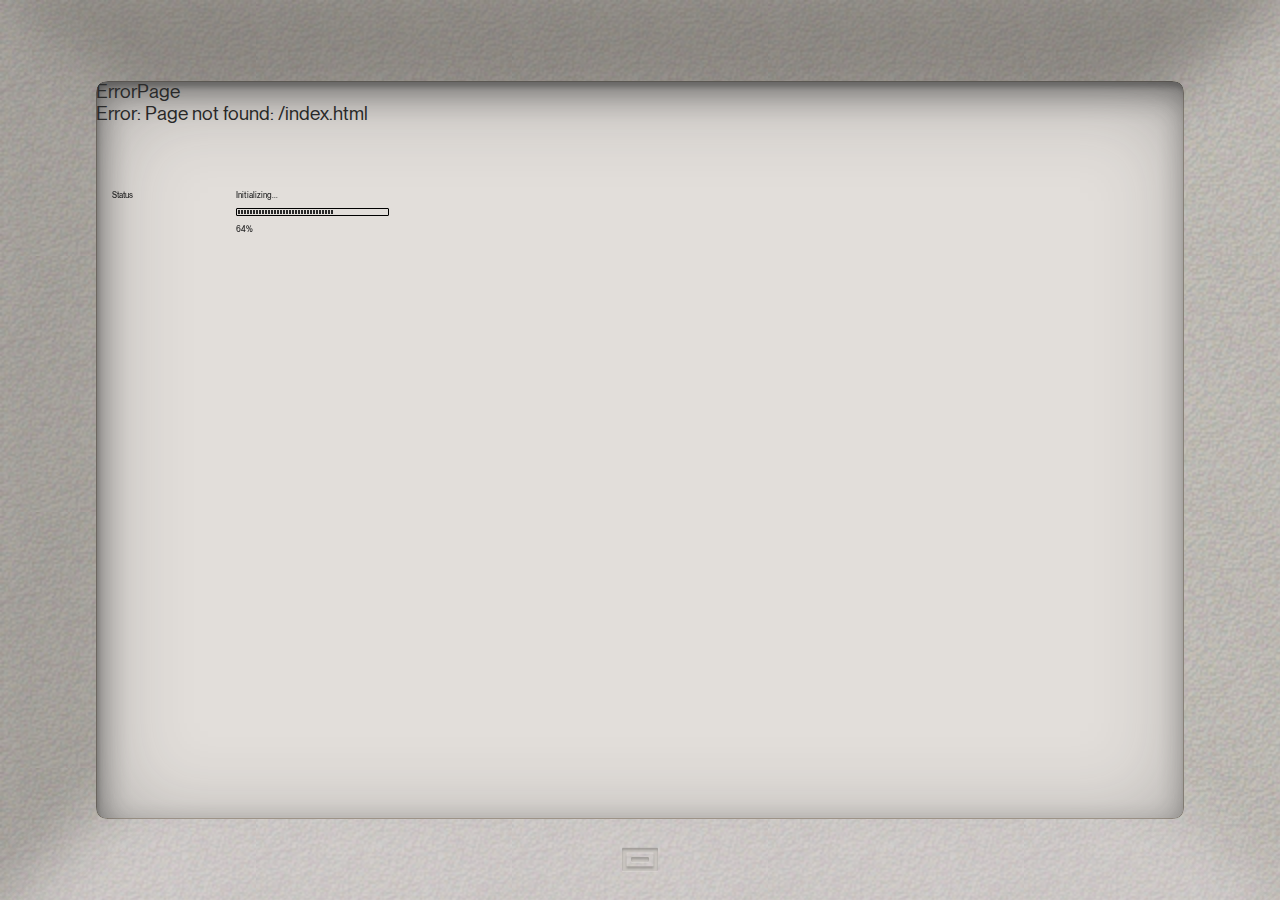
<file: index.html>
<!DOCTYPE html>
<html data-capo="">

<head>
	<meta charset="utf-8">
	<meta name="viewport" content="width=device-width, initial-scale=1">
	<title>Mainframe</title>
	<style>
		/*! modern-normalize v3.0.1 | MIT License | https://github.com/sindresorhus/modern-normalize */
		*,
		:after,
		:before {
			box-sizing: border-box
		}

		html {
			font-family: system-ui, Segoe UI, Roboto, Helvetica, Arial, sans-serif, Apple Color Emoji, Segoe UI Emoji;
			line-height: 1.15;
			-webkit-text-size-adjust: 100%;
			-moz-tab-size: 4;
			-o-tab-size: 4;
			tab-size: 4
		}

		body {
			margin: 0
		}

		b,
		strong {
			font-weight: bolder
		}

		code,
		kbd,
		pre,
		samp {
			font-family: ui-monospace, SFMono-Regular, Consolas, Liberation Mono, Menlo, monospace;
			font-size: 1em
		}

		small {
			font-size: 80%
		}

		sub,
		sup {
			font-size: 75%;
			line-height: 0;
			position: relative;
			vertical-align: baseline
		}

		sub {
			bottom: -.25em
		}

		sup {
			top: -.5em
		}

		table {
			border-color: currentcolor
		}

		button,
		input,
		optgroup,
		select,
		textarea {
			font-family: inherit;
			font-size: 100%;
			line-height: 1.15;
			margin: 0
		}

		[type=button],
		[type=reset],
		[type=submit],
		button {
			-webkit-appearance: button
		}

		legend {
			padding: 0
		}

		progress {
			vertical-align: baseline
		}

		::-webkit-inner-spin-button,
		::-webkit-outer-spin-button {
			height: auto
		}

		[type=search] {
			-webkit-appearance: textfield;
			outline-offset: -2px
		}

		::-webkit-search-decoration {
			-webkit-appearance: none
		}

		::-webkit-file-upload-button {
			-webkit-appearance: button;
			font: inherit
		}

		summary {
			display: list-item
		}
	</style>
	<style>
		:root {
			--full-viewport: 100vh;
			--frame-height: 100vh
		}

		html {
			box-sizing: border-box;
			font-size: 100%
		}

		*,
		:after,
		:before {
			-webkit-font-smoothing: antialiased;
			-moz-osx-font-smoothing: grayscale;
			box-sizing: inherit
		}

		h1,
		h2,
		h3,
		h4,
		h5,
		h6,
		p {
			font-size: inherit;
			font-weight: 400;
			margin: 0
		}

		ol,
		ul {
			list-style: none
		}

		dd,
		dl,
		dt,
		ol,
		ul {
			margin: 0;
			padding: 0
		}

		img {
			display: block;
			max-width: 100%
		}

		a {
			color: inherit
		}

		.button {
			align-items: center;
			background: transparent;
			border: 0;
			border-radius: 0;
			color: currentColor;
			cursor: pointer;
			display: inline-flex;
			justify-content: center;
			margin: 0;
			overflow: visible;
			padding: 0;
			position: relative;
			text-align: center;
			text-decoration: none;
			-webkit-tap-highlight-color: transparent;
			touch-action: manipulation
		}

		.abs-fill {
			height: 100%;
			left: 0;
			position: absolute;
			top: 0;
			width: 100%
		}

		.abs-center {
			left: 50%;
			position: absolute;
			top: 50%;
			transform: translate(-50%, -50%)
		}

		.visually-hidden {
			border: 0;
			clip: rect(0 0 0 0);
			height: auto;
			margin: 0;
			overflow: hidden;
			padding: 0;
			position: absolute;
			white-space: nowrap;
			width: 1px
		}

		@font-face {
			font-display: swap;
			font-family: PP Neue Montreal;
			font-style: normal;
			font-weight: 400;
			src: url(_nuxt/ppneuemontreal-regular.C0RgVexg.woff2.woff2) format("woff2"), url(_nuxt/ppneuemontreal-regular._6MQ5xzf.woff.woff) format("woff")
		}

		@font-face {
			font-display: swap;
			font-family: PP Neue Montreal;
			font-style: normal;
			font-weight: 500;
			src: url(_nuxt/ppneuemontreal-medium.0qsiMyyJ.woff2.woff2) format("woff2"), url(_nuxt/ppneuemontreal-medium.-LXkLcsS.woff.woff) format("woff")
		}

		@font-face {
			font-display: swap;
			font-family: PP Neue Montreal;
			font-style: normal;
			font-weight: 700;
			src: url(_nuxt/ppneuemontreal-bold.CXsqV9IZ.woff2.woff2) format("woff2"), url(_nuxt/ppneuemontreal-bold.Dss8nw8p.woff.woff) format("woff")
		}

		@font-face {
			font-display: swap;
			font-family: ConsolasRegular;
			font-style: normal;
			font-weight: 400;
			src: url(_nuxt/consolas.Bc2TzfsC.woff2.woff2) format("woff2"), url(_nuxt/consolas.OvyUeNJJ.woff.woff) format("woff")
		}

		@font-face {
			font-display: swap;
			font-family: SimpleLLWeb-Bold;
			font-style: normal;
			font-weight: 400;
			src: url(_nuxt/simple-ll-bold.8K3wRDh9.woff2.woff2) format("woff2"), url(_nuxt/simple-ll-bold.DmhY3tQ9.woff.woff) format("woff")
		}

		body {
			background-color: #292929;
			color: #292929;
			font-family: PP Neue Montreal, sans-serif;
			font-size: clamp(.875rem, calc(.875rem + .56285vw - 2.33021px), 1.25rem);
			font-weight: 400
		}

		.label-01 {
			font-size: 8px;
			font-weight: 500;
			letter-spacing: .01em;
			line-height: 1.25
		}

		.label-02 {
			font-size: clamp(.75rem, calc(.75rem + .18762vw - .77674px), .875rem)
		}

		.label-02,
		.label-02.no-scale {
			font-weight: 500;
			line-height: 1.1428571429
		}

		.label-02.no-scale {
			font-size: 12px
		}

		.console-01 {
			font-family: SimpleLLWeb-Bold, monospace;
			font-size: clamp(24px, calc(22.05816px + .46904vw), 29px);
			letter-spacing: -.01em;
			line-height: 1.25;
			-webkit-mask: repeating-linear-gradient(#000, #000 1px, rgba(0, 0, 0, .5) 0, rgba(0, 0, 0, .5) 2px);
			mask: repeating-linear-gradient(#000, #000 1px, rgba(0, 0, 0, .5) 0, rgba(0, 0, 0, .5) 2px);
			text-transform: uppercase
		}

		.console-02 {
			font-size: 10px;
			letter-spacing: -.01em;
			line-height: 1.4
		}

		.console-02,
		.console-03 {
			font-family: consolas, monospace;
			font-weight: 400
		}

		.console-03 {
			font-size: 12px;
			letter-spacing: -.08em;
			line-height: 1.5
		}

		.heading-01 {
			font-size: clamp(2.0625rem, calc(2.0625rem + 1.78236vw - 7.37899px), 3.25rem);
			font-weight: 400;
			line-height: .9807692308
		}

		.heading-02 {
			font-size: clamp(1.6875rem, calc(1.6875rem + .65666vw - 2.71857px), 2.125rem);
			font-weight: 500;
			line-height: 1.2352941176
		}

		.copy-01 {
			font-size: clamp(1.0625rem, calc(1.0625rem + .28143vw - 1.1651px), 1.25rem);
			font-weight: 500;
			line-height: 1.3
		}

		.copy-02 {
			font-size: clamp(.875rem, calc(.875rem + .28143vw - 1.1651px), 1.0625rem);
			font-weight: 500;
			line-height: 1.5294117647
		}

		@media (min-width:1480px) {
			.label-01 {
				font-size: clamp(8px, calc(3.88889px + .27778vw), 11px)
			}

			.label-02 {
				font-size: clamp(14px, calc(5.77778px + .55556vw), 20px)
			}

			.console-01 {
				font-size: clamp(29px, calc(12.55556px + 1.11111vw), 41px)
			}

			.console-02 {
				font-size: clamp(.625rem, calc(.625rem + .37523vw - 1.55347px), .875rem)
			}

			.console-03 {
				font-size: clamp(.75rem, calc(.75rem + .46904vw - 1.94184px), 1.0625rem)
			}

			.heading-01 {
				font-size: clamp(3.25rem, calc(3.25rem + 1.48148vw - 37.92593px), 2.25rem)
			}

			.heading-02 {
				font-size: clamp(34px, calc(47.7037px - .92593vw), 24px)
			}

			.copy-01 {
				font-size: clamp(20px, calc(9.03704px + .74074vw), 28px)
			}

			.copy-02 {
				font-size: clamp(17px, calc(12.88889px + .27778vw), 20px)
			}
		}
	</style>
	<style>
		body {
			background-color: #fff
		}

		._app_1f6y3_13._isCustomCursorEnabled_1f6y3_13 .button,
		._app_1f6y3_13._isCustomCursorEnabled_1f6y3_13 a,
		._app_1f6y3_13._isCustomCursorEnabled_1f6y3_13 button {
			cursor: none
		}

		._page_1f6y3_19 {
			display: flex;
			flex-direction: column;
			overflow: clip
		}

		._topLeadingSection_1f6y3_25 {
			color: #e2deda;
			left: 0;
			mix-blend-mode: difference;
			position: absolute;
			top: 0;
			width: 100%;
			z-index: 1
		}

		@media (min-width:768px) {
			._topLeadingSection_1f6y3_25 {
				display: none
			}
		}
	</style>
	<style>
		._frameBorder_1h08d_9 {
			display: flex;
			flex-direction: column;
			opacity: 0;
			padding: 9dvh 8px
		}

		._siteHeader_1h08d_16 {
			left: 0;
			position: absolute;
			top: 0;
			width: 100%;
			z-index: 2
		}

		._outer_1h08d_24 {
			display: flex;
			flex-direction: column;
			flex-grow: 1;
			overflow: hidden;
			position: relative
		}

		._inner_1h08d_32 {
			background-color: #e2deda;
			flex-grow: 1;
			overflow-y: scroll;
			position: relative
		}

		._inner_1h08d_32::-webkit-scrollbar {
			display: none
		}

		._canvas_1h08d_42 {
			height: 100%;
			left: 0;
			pointer-events: none;
			position: absolute;
			top: 0;
			width: 100%;
			z-index: 100
		}

		._logo_1h08d_52 {
			aspect-ratio: 64/42;
			background-image: url(image/logo.png);
			background-repeat: no-repeat;
			background-size: contain;
			bottom: 4.5dvh;
			left: calc(50% - 18px);
			position: absolute;
			transform: translateY(50%);
			width: 36px;
			z-index: 1000
		}

		@media (min-width:768px) {
			._frameBorder_1h08d_9 {
				padding: 9dvh 7.5dvw
			}
		}
	</style>
	<style>
		._siteHeader_1bs6g_9 {
			color: #e2deda;
			display: grid;
			gap: 16px 0;
			grid-template-columns: repeat(9, minmax(0, 1fr));
			mix-blend-mode: difference;
			padding: 16px
		}

		._heading_1bs6g_18 {
			display: none;
			grid-column: 1/3;
			padding-right: 10px
		}

		._paragraph_1bs6g_24 {
			display: none;
			grid-column: 1/3;
			grid-row: 2
		}

		._linksWrapper_1bs6g_30 {
			display: grid;
			grid-column: 3/10;
			grid-template-columns: subgrid
		}

		._linksWrapper_1bs6g_30 ._link_1bs6g_30 {
			grid-column: span 2;
			justify-self: end
		}

		._linksWrapper_1bs6g_30 ._link_1bs6g_30:last-child {
			grid-column: span 3
		}

		@media (min-width:768px) {
			._siteHeader_1bs6g_9 {
				grid-template-columns: repeat(17, minmax(0, 1fr))
			}

			._linksWrapper_1bs6g_30 {
				grid-column: 14/18
			}

			._linksWrapper_1bs6g_30 ._link_1bs6g_30 {
				grid-column: span 1
			}

			._linksWrapper_1bs6g_30 ._link_1bs6g_30:last-child {
				grid-column: span 2
			}

			._heading_1bs6g_18 {
				display: block;
				grid-column: 1/3
			}

			._heading_1bs6g_18 br {
				display: none
			}

			._paragraph_1bs6g_24 {
				display: block;
				grid-column: 3/5;
				grid-row: 1
			}
		}

		._linksWrapper_1bs6g_30 {
			font-size: clamp(.75rem, calc(.75rem + .18762vw - .77674px), .875rem);
			font-weight: 500;
			line-height: 1.1428571429
		}

		@media (min-width:1480px) {
			._linksWrapper_1bs6g_30 {
				font-size: clamp(14px, calc(5.77778px + .55556vw), 20px)
			}
		}
	</style>
	<style>
		._primaryLink_1y6d4_9 {
			align-items: baseline;
			display: flex;
			gap: 0 4px
		}

		._icon_1y6d4_15 {
			height: .5em;
			rotate: 180deg;
			width: .5em
		}
	</style>
	<style>
		._icon_16kk5_9 {
			color: currentColor;
			display: inline-block;
			vertical-align: middle
		}

		._icon_16kk5_9 svg {
			display: block;
			height: 100%;
			width: 100%;
			fill: currentColor;
			pointer-events: none
		}

		._icon_16kk5_9._isKeepingColors_16kk5_21 {
			color: inherit
		}

		._icon_16kk5_9._isKeepingColors_16kk5_21 svg {
			fill: currentColor
		}
	</style>
	<style>
		._leadingSection_l3e9k_9 {
			display: grid;
			gap: 16px 0;
			grid-template-columns: repeat(9, minmax(0, 1fr));
			padding: 16px
		}

		._heading_l3e9k_16 {
			grid-column: 1/3
		}

		._paragraph_l3e9k_20 {
			grid-column: 1/3;
			grid-row: 2
		}

		._linksWrapper_l3e9k_25 {
			align-items: end;
			display: grid;
			grid-column: 3/10;
			grid-row: 2;
			grid-template-columns: subgrid
		}

		._linksWrapper_l3e9k_25 ._link_l3e9k_25 {
			grid-column: span 2;
			justify-self: end
		}

		._linksWrapper_l3e9k_25 ._link_l3e9k_25:last-child {
			grid-column: span 3
		}

		@media (min-width:768px) {
			._leadingSection_l3e9k_9 {
				grid-template-columns: repeat(17, minmax(0, 1fr))
			}

			._linksWrapper_l3e9k_25 {
				grid-column: 14/18;
				grid-row: 1
			}

			._linksWrapper_l3e9k_25 ._link_l3e9k_25 {
				grid-column: span 1
			}

			._linksWrapper_l3e9k_25 ._link_l3e9k_25:last-child {
				grid-column: span 2
			}

			._heading_l3e9k_16 {
				grid-column: 1/3;
				grid-row: 1
			}

			._heading_l3e9k_16 br {
				display: none
			}

			._paragraph_l3e9k_20 {
				grid-column: 3/5;
				grid-row: 1
			}
		}

		._linksWrapper_l3e9k_25 {
			font-size: clamp(.75rem, calc(.75rem + .18762vw - .77674px), .875rem);
			font-weight: 500;
			line-height: 1.1428571429
		}

		@media (min-width:1480px) {
			._linksWrapper_l3e9k_25 {
				font-size: clamp(14px, calc(5.77778px + .55556vw), 20px)
			}
		}
	</style>
	<style>
		._landingPage_1uny0_9 {
			font-size: clamp(20px, calc(12.23265px + 1.87617vw), 40px);
			height: 200vh
		}
	</style>
	<style>
		._landingHero_1lv5x_9 {
			align-content: end;
			display: grid;
			gap: 16px 0;
			grid-template-areas: "t t t t . c c c c""g g g g g g g g g";
			grid-template-columns: repeat(9, minmax(0, 1fr));
			min-height: var(--frame-height);
			overflow: clip;
			padding: 16px;
			position: relative
		}

		@media (min-width:768px) {
			._landingHero_1lv5x_9 {
				grid-template-areas: ". . t t t t t t t t t t t t t t t""g g g g g g g g g g g g g g g g g"". . . . . . . . . . . . . c c c c";
				grid-template-columns: repeat(17, minmax(0, 1fr))
			}
		}

		._enterGraphic_1lv5x_27 {
			grid-area: g;
			margin-left: -16px;
			margin-right: -16px;
			position: relative
		}

		._textWrapper_1lv5x_34 {
			align-items: baseline;
			display: flex;
			flex-direction: column;
			gap: 0 .25em;
			grid-area: t
		}

		._enterButton_1lv5x_42 {
			grid-area: c;
			margin-right: auto;
			padding-top: clamp(6px, 6px, 6px)
		}

		@media (min-width:768px) {
			._landingHero_1lv5x_9 br {
				display: none
			}

			._landingHero_1lv5x_9 ._enterButton_1lv5x_42 {
				height: 32px;
				overflow: visible;
				padding-top: 0;
				position: relative;
				white-space: nowrap
			}

			._textWrapper_1lv5x_34 {
				flex-direction: row
			}
		}
	</style>
	<style>
		._typingText_1oyc0_9 {
			display: block
		}
	</style>
	<style>
		._enterGraphic_1bqvq_9 {
			display: grid;
			grid-template-columns: repeat(9, minmax(0, 1fr))
		}

		._enterAnimationContainer_1bqvq_14 {
			aspect-ratio: 2048/248;
			display: block;
			grid-column: 1/-1;
			position: relative;
			width: 100%
		}

		._helper_1bqvq_22 {
			display: block;
			grid-column: 1/-1;
			margin-left: 16px
		}

		@media (min-width:768px) {
			._enterGraphic_1bqvq_9 {
				grid-template-columns: repeat(17, minmax(0, 1fr))
			}

			._helper_1bqvq_22 {
				grid-column: 3/-1
			}
		}
	</style>
	<style>
		._highlight_1sza5_9 {
			background-color: #292929;
			border-radius: 2px;
			color: #e2deda;
			margin-right: .25em;
			padding-left: 16px;
			padding-right: 2px;
			text-transform: lowercase
		}

		@media (min-width:768px) {
			._smallenterwrap_1sza5_20 {
				position: absolute;
				top: -16px
			}
		}
	</style>
	<style>
		._line_1l19v_9 {
			stroke: #292929
		}
	</style>
	<style>
		._landingHeroConsole_g0zg5_9 {
			align-content: center;
			background-color: #292929;
			color: #e2deda;
			display: grid;
			grid-template-areas: "t t t t t t t t .";
			grid-template-columns: repeat(9, minmax(0, 1fr));
			padding: 16px
		}

		._text_g0zg5_19 {
			display: grid;
			grid-area: t
		}

		._batch_g0zg5_24 {
			grid-area: 1/-1
		}

		._meta_g0zg5_28 {
			bottom: 0;
			display: grid;
			grid-template-areas: "m m m m m m m m .";
			grid-template-columns: repeat(9, minmax(0, 1fr));
			left: 0;
			padding: 16px;
			position: absolute;
			width: 100%
		}

		._inner_g0zg5_39 {
			display: flex;
			flex-direction: column;
			grid-area: m
		}

		@media (min-width:768px) {
			._landingHeroConsole_g0zg5_9 {
				grid-template-areas: ". . t t t t t t t t t t . . . .";
				grid-template-columns: repeat(17, minmax(0, 1fr))
			}

			._landingHeroConsole_g0zg5_9 br {
				display: block !important
			}

			._meta_g0zg5_28 {
				grid-template-areas: ". . m m m m m m m m m m . . . .";
				grid-template-columns: repeat(17, minmax(0, 1fr))
			}
		}
	</style>
	<style>
		._terminalSection_pd9eq_9 canvas {
			height: 100%;
			width: 100%
		}
	</style>
	<style>
		._sectionWrapper_1bizl_9 {
			align-content: center;
			align-items: center;
			display: grid;
			gap: clamp(72px, calc(62.67917px + 2.25141vw), 96px) 0;
			grid-template-areas: "g g g g g g g g g"". t t t t t t t .";
			grid-template-columns: repeat(9, minmax(0, 1fr));
			min-height: 75vh;
			padding: clamp(72px, calc(62.67917px + 2.25141vw), 96px) 16px
		}

		._graphic_1bizl_20 {
			display: grid;
			gap: 24px 0;
			grid-area: g;
			grid-template-columns: subgrid
		}

		._slotWrapper_1bizl_27 {
			grid-column: 1/-1
		}

		._text_1bizl_31 {
			grid-area: t
		}

		._captionWrapper_1bizl_35 {
			display: grid;
			grid-column: 1/-1;
			grid-template-columns: subgrid
		}

		._number_1bizl_41 {
			grid-column: 2/3
		}

		._caption_1bizl_35 {
			grid-column: 3/7
		}

		@media (min-width:768px) {
			._sectionWrapper_1bizl_9 {
				grid-template-columns: repeat(17, minmax(0, 1fr))
			}

			._sectionWrapper_1bizl_9._textGraphic_1bizl_53 {
				grid-template-areas: ". . t t t t t t . g g g g g g g ."
			}

			._sectionWrapper_1bizl_9._textGraphic_1bizl_53 ._number_1bizl_41 {
				grid-column: 3/4
			}

			._sectionWrapper_1bizl_9._textGraphic_1bizl_53 ._caption_1bizl_35 {
				grid-column: 4/6
			}

			._sectionWrapper_1bizl_9._graphicText_1bizl_62 {
				grid-template-areas: ". . g g g g g g g . t t t t t . ."
			}

			._sectionWrapper_1bizl_9._graphicText_1bizl_62 ._number_1bizl_41 {
				grid-column: 2/3
			}

			._sectionWrapper_1bizl_9._graphicText_1bizl_62 ._caption_1bizl_35 {
				grid-column: 3/5
			}
		}
	</style>
	<style>
		._RiveWrapper_5sy9i_9 {
			aspect-ratio: 1/1;
			position: relative
		}
	</style>
	<style>
		._orphanProtection_8e5kx_9 {
			white-space: nowrap
		}
	</style>
	<style>
		._copy_wkq93_9:not(:last-child) {
			margin-bottom: 24px
		}
	</style>
	<style>
		._appSection_1u2kr_9 ._appsWrapper_1u2kr_9 {
			display: flex;
			flex-wrap: wrap
		}

		._appTile_1u2kr_14:first-child {
			margin-left: 8.8888888889%;
			margin-top: -8.8888888889%;
			order: 2;
			width: 31.1111111111%
		}

		._appTile_1u2kr_14:nth-child(2) {
			margin-left: 4.4444444444%;
			order: 1;
			width: 46.6666666667%;
			z-index: 1
		}

		._appTile_1u2kr_14:nth-child(3) {
			margin-left: 11.1111111111%;
			margin-top: -17.7777777778%;
			order: 4;
			width: 35.5555555556%
		}

		._appTile_1u2kr_14:nth-child(4) {
			display: none;
			z-index: 1
		}

		._appTile_1u2kr_14:nth-child(5) {
			margin-left: 13.3333333333%;
			margin-top: 6.6666666667%;
			order: 3;
			width: 35.5555555556%
		}

		._appTile_1u2kr_14:nth-child(6) {
			margin-left: 57.7777777778%;
			margin-top: -15.5555555556%;
			order: 5;
			width: 24.4444444444%;
			z-index: 1
		}

		@media (min-width:768px) {
			._appTile_1u2kr_14:first-child {
				margin-left: 0;
				margin-top: 11.1111111111%;
				order: 1;
				width: 22.2222222222%
			}

			._appTile_1u2kr_14:nth-child(2) {
				margin-left: 4.7619047619%;
				order: 2;
				width: 33.3333333333%
			}

			._appTile_1u2kr_14:nth-child(3) {
				margin-left: 4.7619047619%;
				margin-top: 7.9365079365%;
				order: 3;
				width: 25.3968253968%
			}

			._appTile_1u2kr_14:nth-child(4) {
				display: block;
				margin-left: 7.9365079365%;
				margin-top: 4.7619047619%;
				order: 4;
				width: 20.6349206349%
			}

			._appTile_1u2kr_14:nth-child(5) {
				margin-left: 4.7619047619%;
				margin-top: 4.7619047619%;
				order: 5;
				width: 25.3968253968%
			}

			._appTile_1u2kr_14:nth-child(6) {
				margin-left: 4.7619047619%;
				margin-top: 4.7619047619%;
				order: 6;
				width: 17.4603174603%
			}
		}
	</style>
	<style>
		._appTile_c8njp_9 {
			aspect-ratio: 1/1;
			position: relative
		}

		._image_c8njp_14 {
			width: 100%
		}

		._badgePositioner_c8njp_18 {
			position: absolute;
			right: 0;
			top: 0;
			transform: translate(25%, -25%)
		}
	</style>
	<style>
		._notificationBadge_1xboc_9 {
			background-color: #eb4e3d;
			border-radius: 42px;
			color: #e2deda;
			height: 36px;
			padding: 0 12px
		}

		._notificationBadge_1xboc_9._isLarge_1xboc_16 {
			font-size: clamp(1.375rem, 1.375rem, 1.375rem);
			height: 40px
		}

		._notificationBadge_1xboc_9._isLarge_1xboc_16 ._number_1xboc_20 {
			line-height: 40px
		}

		._number_1xboc_20 {
			display: block;
			font-size: clamp(1.125rem, 1.125rem, 1.125rem);
			font-weight: 700;
			line-height: 36px
		}

		@media (min-width:768px) {
			._notificationBadge_1xboc_9 {
				height: clamp(28px, calc(26.44653px + .37523vw), 32px);
				padding: 0 8px
			}

			._notificationBadge_1xboc_9._isLarge_1xboc_16 {
				height: clamp(32px, calc(28.89306px + .75047vw), 40px)
			}

			._notificationBadge_1xboc_9._isLarge_1xboc_16 ._number_1xboc_20 {
				font-size: clamp(1.0625rem, calc(1.0625rem + .28143vw - 1.1651px), 1.25rem);
				line-height: clamp(32px, calc(28.89306px + .75047vw), 40px)
			}

			._number_1xboc_20 {
				font-size: clamp(.875rem, calc(.875rem + .28143vw - 1.1651px), 1.0625rem);
				line-height: clamp(28px, calc(26.44653px + .37523vw), 32px)
			}
		}

		@media (min-width:1480px) {
			._notificationBadge_1xboc_9 {
				height: clamp(32px, calc(26.51852px + .37037vw), 36px)
			}

			._notificationBadge_1xboc_9._isLarge_1xboc_16 {
				height: clamp(40px, calc(33.14815px + .46296vw), 45px)
			}

			._notificationBadge_1xboc_9._isLarge_1xboc_16 ._number_1xboc_20 {
				line-height: clamp(40px, calc(33.14815px + .46296vw), 45px)
			}

			._number_1xboc_20 {
				line-height: clamp(32px, calc(26.51852px + .37037vw), 36px)
			}
		}
	</style>
	<style>
		._shiftSection_13y36_9 {
			align-content: center;
			display: grid;
			gap: 16px 0;
			grid-template-areas: "t t t t t t t t t""g g g g g g g g g"". . . s s s s s s";
			grid-template-columns: repeat(9, minmax(0, 1fr));
			min-height: 60vh;
			padding: 0 16px
		}

		._heading_13y36_19 {
			grid-area: t
		}

		._subHeading_13y36_23 {
			grid-area: s
		}

		._lottieWrapper_13y36_27 {
			grid-area: g;
			margin-left: -16px;
			margin-right: -16px
		}

		._lottieWrapper_13y36_27 img {
			width: 100%
		}

		._enterButton_13y36_36 {
			grid-area: c
		}

		@media (min-width:768px) {
			._shiftSection_13y36_9 {
				grid-template-areas: "t t t t t t t t t t t t t t t t t""g g g g g g g g g g g g g g g g g"". . . . . . . . . s s s s s . . .";
				grid-template-columns: repeat(17, minmax(0, 1fr));
				min-height: 35vh
			}
		}
	</style>
	<style>
		._shiftGraphic_134ob_9 {
			display: grid;
			grid-template-columns: repeat(9, minmax(0, 1fr));
			height: 100%;
			overflow: hidden
		}

		._shiftGraphicContainer_134ob_16 {
			aspect-ratio: 1440/204;
			display: block;
			grid-column: 1/-1;
			position: relative;
			width: 100%
		}

		@media (min-width:768px) {
			._shiftGraphic_134ob_9 {
				grid-template-columns: repeat(17, minmax(0, 1fr))
			}

			._helper_134ob_28 {
				grid-column: 3/-1
			}

			._shiftGraphicContainer_134ob_16 {
				aspect-ratio: 1440/204
			}
		}
	</style>
	<style>
		._tasksSection_1hzif_9 {
			align-content: center;
			display: grid;
			gap: 16px 0;
			grid-template-areas: ". c c c c c c c .";
			grid-template-columns: repeat(9, minmax(0, 1fr));
			min-height: 75vh;
			overflow: clip;
			padding: 16px;
			position: relative;
			z-index: 1
		}

		._text_1hzif_22 {
			grid-column: 1/-1;
			z-index: 2
		}

		._graphic_1hzif_27 {
			grid-column: 1/5
		}

		._content_1hzif_31 {
			display: grid;
			gap: clamp(32px, calc(19.57223px + 3.00188vw), 64px) 0;
			grid-area: c;
			grid-template-columns: subgrid
		}

		@media (min-width:768px) {
			._tasksSection_1hzif_9 {
				grid-template-areas: ". . . . . . . . . c c c c . . . .";
				grid-template-columns: repeat(17, minmax(0, 1fr))
			}

			._graphic_1hzif_27 {
				grid-column: 1/4
			}
		}
	</style>
	<style>
		._taskGraphic_1mds9_9 {
			position: relative;
			z-index: 1
		}

		._mainElement_1mds9_14 {
			background-color: #292929;
			border-radius: 8px;
			color: #e2deda;
			display: flex;
			flex-direction: column;
			gap: 20px 0;
			padding: 7px;
			position: relative;
			visibility: hidden;
			z-index: 2
		}

		._labelWrapper_1mds9_27 {
			align-items: center;
			display: flex;
			gap: 0 4px
		}

		._checkboxWrapper_1mds9_33 {
			align-items: center;
			display: flex;
			height: 16px;
			justify-content: center;
			width: 16px
		}

		._icon_1mds9_41 {
			width: 8px
		}

		._status_1mds9_45 {
			margin-left: auto
		}
	</style>
	<style>
		._taskGraphicAnimation_1fmp9_9 {
			aspect-ratio: 108/40;
			left: -392px;
			position: absolute;
			top: -172px;
			transform: scale(1.5);
			transform-origin: 392px 172px;
			width: 1080px
		}

		._taskGraphicAnimation_1fmp9_9 canvas {
			aspect-ratio: 108/40;
			mask-image: linear-gradient(90deg, #000 70%, transparent);
			-webkit-mask-image: linear-gradient(90deg, #000 70%, transparent);
			width: 100%
		}
	</style>
	<style>
		._inboxSection_137y2_9 {
			align-content: center;
			align-items: start;
			background-color: #292929;
			color: #e2deda;
			display: grid;
			gap: clamp(32px, calc(19.57223px + 3.00188vw), 64px) 0;
			grid-template-areas: ". p p p p p p . .""s s s s s s s s s";
			grid-template-columns: repeat(9, minmax(0, 1fr));
			min-height: calc(100vh - 100px);
			padding: clamp(72px, calc(62.67917px + 2.25141vw), 96px) 16px
		}

		._primary_137y2_22 {
			align-items: center;
			grid-area: p
		}

		._secondary_137y2_27 {
			align-items: left;
			display: grid;
			gap: 16px 0;
			grid-area: s;
			grid-template-columns: subgrid
		}

		._copy_137y2_35 {
			grid-column: 8/10;
			grid-row: 1
		}

		._captionWrapper_137y2_40 {
			display: grid;
			grid-column: 1/7;
			grid-row: 2;
			grid-template-columns: subgrid
		}

		._number_137y2_47 {
			grid-column: 1/2
		}

		._caption_137y2_40 {
			grid-column: 3/7
		}

		@media (min-width:768px) {
			._inboxSection_137y2_9 {
				grid-template-areas: ". . p p p p . . s s s s s s s s .";
				grid-template-columns: repeat(17, minmax(0, 1fr))
			}

			._secondary_137y2_27 {
				align-items: end
			}

			._lottieWrapper_137y2_63 {
				grid-column: 2/6;
				margin-left: 0
			}

			._copy_137y2_35 {
				grid-column: 7/9
			}

			._captionWrapper_137y2_40 {
				grid-column: 1/6
			}

			._number_137y2_47 {
				grid-column: 1/2
			}

			._caption_137y2_40 {
				grid-column: 2/4
			}
		}
	</style>
	<style>
		._oxygenLinesWrapper_gco19_9 {
			display: grid;
			grid-column: 1/6;
			grid-row: 1;
			margin-left: -16px;
			overflow: hidden
		}

		._oxygenLinesWrapper_gco19_9 ._oxygenLines_gco19_9 {
			aspect-ratio: 1/1;
			background: #e2deda;
			border-radius: 2px;
			width: 100%
		}

		._descriptionCarousel_gco19_23 {
			align-items: end;
			display: flex;
			grid-column-start: 7;
			height: 100%;
			justify-content: center
		}

		._descriptionCarousel_gco19_23 p {
			white-space: nowrap
		}

		@media (min-width:480px) {
			._descriptionCarousel_gco19_23 {
				height: 100%
			}
		}
	</style>
	<style>
		._concludingSection_fpwl9_9 {
			align-content: center;
			align-items: start;
			display: grid;
			gap: clamp(32px, calc(19.57223px + 3.00188vw), 64px) 0;
			grid-template-areas: ". p p p p p p p p""s s s s s s s s s";
			grid-template-columns: repeat(9, minmax(0, 1fr));
			min-height: 75vh;
			padding: clamp(72px, calc(62.67917px + 2.25141vw), 96px) 16px
		}

		._primary_fpwl9_20 {
			grid-area: p
		}

		._secondary_fpwl9_24 {
			align-items: start;
			display: grid;
			grid-area: s;
			grid-template-columns: subgrid
		}

		._secondary_fpwl9_24 ._text_fpwl9_30 {
			grid-column: 4/-1
		}

		._lineStack_fpwl9_34 {
			align-self: end;
			height: 100px;
			margin-left: -16px
		}

		@media (min-width:768px) {
			._concludingSection_fpwl9_9 {
				grid-template-areas: ". . p p p p p . . s s s s s s . .";
				grid-template-columns: repeat(17, minmax(0, 1fr))
			}

			._secondary_fpwl9_24 {
				display: block
			}

			._lineStack_fpwl9_34 {
				display: none
			}
		}
	</style>
	<style>
		._lineStackGraphic_2ny3m_9 {
			aspect-ratio: 88/392
		}

		._icon_2ny3m_13 {
			width: 100%
		}
	</style>
	<style>
		._productSection_1af4e_9 {
			align-content: center;
			display: grid;
			gap: clamp(32px, calc(19.57223px + 3.00188vw), 64px) 0;
			grid-template-areas: "p p p p p p p p p""s s s s s s s s s";
			grid-template-columns: repeat(9, minmax(0, 1fr));
			overflow: clip;
			padding: clamp(72px, calc(62.67917px + 2.25141vw), 96px) 16px
		}

		._lineStack_1af4e_19 {
			display: none;
			grid-area: l
		}

		._primary_1af4e_24 {
			grid-area: p
		}

		._secondary_1af4e_28 {
			grid-area: s
		}

		._heading_1af4e_32 {
			font-weight: 700
		}

		@media (min-width:768px) {
			._productSection_1af4e_9 {
				grid-template-areas: "l . p p p p p p p p . . . s s s s";
				grid-template-columns: repeat(17, minmax(0, 1fr))
			}

			._lineStack_1af4e_19 {
				display: block;
				margin-left: -16px
			}
		}

		@media (min-width:1024px) {
			._productSection_1af4e_9 {
				padding-bottom: 0
			}
		}
	</style>
	<style>
		._list_jt9oj_9 {
			display: flex;
			gap: 0 24px
		}

		._item_jt9oj_14 {
			flex-shrink: 0
		}

		@media (min-width:768px) {
			._list_jt9oj_9 {
				flex-direction: column;
				gap: 16px
			}
		}
	</style>
	<style>
		._productItem_azk8l_9 {
			align-items: center;
			display: grid;
			gap: clamp(8px, calc(4.89306px + .75047vw), 16px);
			grid-template-columns: 44px minmax(0, 1fr);
			position: relative
		}

		._productItem_azk8l_9._isUnreleased_azk8l_16 ._titleWrapper_azk8l_16 {
			filter: blur(1px)
		}

		._productItem_azk8l_9._isUnreleased_azk8l_16 ._titleInner_azk8l_19 {
			-webkit-mask: repeating-linear-gradient(#000, #000 1px, transparent 0, transparent 4px);
			mask: repeating-linear-gradient(#000, #000 1px, transparent 0, transparent 4px);
			opacity: .75
		}

		._productItem_azk8l_9._isUnreleased_azk8l_16 ._imageWrapper_azk8l_26,
		._productItem_azk8l_9._isUnreleased_azk8l_16 ._title_azk8l_16 {
			filter: blur(1px)
		}

		._productItem_azk8l_9._isUnreleased_azk8l_16 ._image_azk8l_26 {
			filter: blur(3px)
		}

		._productItem_azk8l_9._isUnreleased_azk8l_16 ._imageInner_azk8l_32 {
			-webkit-mask: repeating-linear-gradient(#000, #000 1px, transparent 0, transparent 4px);
			mask: repeating-linear-gradient(#000, #000 1px, transparent 0, transparent 4px);
			opacity: .75
		}

		._imageWrapper_azk8l_26 {
			height: 44px;
			width: 44px
		}

		._heading_azk8l_42 {
			align-items: center;
			display: flex;
			font-weight: 700;
			gap: 8px
		}

		._badge_azk8l_49 {
			border: 1px solid rgba(41, 41, 41, .24);
			border-radius: 4px;
			padding: 0 5px
		}

		._content_azk8l_55 {
			display: flex;
			flex-direction: column;
			gap: 5px
		}
	</style>
	<style>
		._ctaSection_aotod_9 {
			align-content: center;
			align-items: start;
			display: grid;
			gap: clamp(32px, calc(19.57223px + 3.00188vw), 64px) 0;
			grid-template-areas: "p p p p p p p p p"". . . s s s s s s";
			grid-template-columns: repeat(9, minmax(0, 1fr));
			overflow-x: clip;
			padding: 0 16px clamp(32px, calc(19.57223px + 3.00188vw), 64px)
		}

		._primary_aotod_20 {
			display: flex;
			flex-direction: column;
			gap: 16px 0;
			grid-area: p
		}

		._secondary_aotod_27 {
			display: grid;
			gap: 16px 0;
			grid-area: s;
			grid-template-columns: subgrid
		}

		._captionWrapper_aotod_34 {
			display: grid;
			grid-column: 1/7;
			grid-template-columns: subgrid
		}

		._graphic_aotod_40 {
			grid-column: 1/7
		}

		._number_aotod_44 {
			grid-column: 2/3
		}

		._caption_aotod_34 {
			grid-column: 3/7
		}

		._graphic_aotod_40 {
			position: relative
		}

		._image_aotod_56 {
			width: 128px
		}

		._cardHelper_aotod_60 {
			grid-column: 1/3
		}

		@media (min-width:768px) {
			._ctaSection_aotod_9 {
				grid-template-areas: ". . p p p p p p p . . s s s s s s";
				grid-template-columns: repeat(17, minmax(0, 1fr));
				margin-top: -80px
			}

			._cardHelper_aotod_60 {
				grid-column: 1/2
			}

			._captionWrapper_aotod_34,
			._graphic_aotod_40 {
				grid-column: 1/7
			}

			._number_aotod_44 {
				grid-column: 2/3
			}

			._caption_aotod_34 {
				grid-column: 3/5
			}

			._primary_aotod_20 {
				display: grid;
				grid-template-columns: subgrid
			}

			._image_aotod_56 {
				grid-column: 1/7;
				margin-top: -32px
			}

			._heading_aotod_93 {
				grid-column: 1/7
			}

			._signupForm_aotod_96 {
				grid-column: 1/5
			}
		}
	</style>
	<style>
		._signupForm_1l5sy_9 {
			display: grid;
			gap: 8px 0;
			grid-template-columns: subgrid
		}

		._form_1l5sy_15 {
			display: flex;
			gap: 0 4px;
			grid-column: 1/-1
		}

		._button_1l5sy_21 {
			flex-shrink: 0
		}

		._input_1l5sy_25 {
			background-color: transparent;
			border: 0;
			border-radius: 0;
			color: inherit;
			flex-grow: 1;
			height: 40px;
			padding: 12px 16px 0
		}

		._input_1l5sy_25:focus {
			outline: none
		}

		._inputWrapper_1l5sy_39 {
			align-items: flex-end;
			border: 1px solid rgba(41, 41, 41, .16);
			border-radius: 8px;
			display: flex;
			flex-grow: 1;
			height: 40px;
			overflow: clip;
			position: relative
		}

		._inputWrapper_1l5sy_39:focus-within {
			border-color: #292929
		}

		._inputWrapper_1l5sy_39._isInvalid_1l5sy_52 {
			border-color: #eb4e3d;
			color: #eb4e3d
		}

		._label_1l5sy_57 {
			left: 17px;
			opacity: .6;
			pointer-events: none;
			position: absolute;
			top: 33%;
			transform: translateY(0);
			transform-origin: 0 50%
		}

		._messageWrapper_1l5sy_67 {
			grid-column: 1/-1;
			padding-left: 16px;
			padding-top: .1em;
			text-transform: lowercase
		}
	</style>
	<style>
		._emailSubmitButton_1039t_9 {
			background-color: rgba(41, 41, 41, .1);
			border-radius: 8px;
			height: 40px;
			position: relative;
			width: 68px
		}

		._emailSubmitButton_1039t_9._isInvalid_1039t_16 {
			background-color: rgba(235, 78, 61, .1);
			color: #eb4e3d
		}

		._emailSubmitButton_1039t_9:focus {
			background-color: rgba(41, 41, 41, .15);
			outline: none
		}

		._emailSubmitButton_1039t_9:hover {
			color: #fff
		}

		._loading_1039t_28 {
			display: block
		}

		._icon_1039t_32 {
			display: block;
			width: 14px
		}

		._riveWrapper_1039t_37 {
			aspect-ratio: 1/1;
			width: 100%
		}

		@media (min-width:768px) {
			._emailSubmitButton_1039t_9 {
				width: 40px
			}
		}
	</style>
	<style>
		._membershipCard_s5yuw_9 {
			aspect-ratio: 512/320;
			background: linear-gradient(180deg, rgba(41, 41, 41, 0), rgba(41, 41, 41, .06)), radial-gradient(64.62% 100% at 50% 0, hsla(0, 0%, 100%, .2) 0, hsla(0, 0%, 100%, 0) 100%);
			border-radius: clamp(16px, calc(12.89306px + .75047vw), 24px);
			box-shadow: 0 48px 112px -32px rgba(41, 41, 41, .3);
			display: grid;
			grid-template-areas: "g g g g g t t t";
			grid-template-columns: repeat(8, minmax(0, 1fr));
			overflow: clip;
			width: clamp(328px, calc(253.4334px + 18.01126vw), 520px)
		}

		._background_s5yuw_21 {
			background-image: url(_nuxt/noise.BU9aNW8K.png);
			opacity: .03
		}

		._texture_s5yuw_26 {
			background-image: url(_nuxt/eggshell.BZdXW5nt.png);
			opacity: .6
		}

		._graphic_s5yuw_31 {
			background-image: url(_nuxt/card-logo.CkINcT4q.svg);
			background-size: contain;
			grid-area: g;
			position: relative
		}

		._content_s5yuw_38 {
			display: flex;
			flex-direction: column;
			grid-area: t;
			justify-content: space-between;
			padding: 16px;
			position: relative
		}

		._header_s5yuw_47 {
			display: flex;
			flex-direction: column;
			gap: 10px 0
		}

		._name_s5yuw_53 {
			font-weight: 700
		}

		._footer_s5yuw_57 {
			display: flex;
			gap: 0 21px
		}

		._entry_s5yuw_62 {
			display: flex;
			flex-direction: column
		}

		._serialNumberPositioner_s5yuw_67 {
			display: flex;
			height: 100%;
			justify-content: center;
			position: absolute;
			right: 0;
			top: 0;
			writing-mode: vertical-rl
		}
	</style>
	<link rel="stylesheet" href="_nuxt/LeadingSection.Ban5gCp5.css">
	<link rel="stylesheet" href="_nuxt/index.DFU3Q-sz.css">
	<link rel="modulepreload" as="script" crossorigin href="/_nuxt/BznI95g4.js"> <link rel="modulepreload"
		as="script" crossorigin href="/_nuxt/DrpmMDOF.js"> <link rel="modulepreload" as="script" crossorigin
		href="/_nuxt/Bn0AsUM6.js"> <link rel="modulepreload" as="script" crossorigin
		href="/_nuxt/vpjtc8qX.js"> <link rel="prefetch" as="image" type="image/png"
		href="_nuxt/noise.BU9aNW8K.png">
	<link rel="prefetch" as="image" type="image/png" href="_nuxt/eggshell.BZdXW5nt.png">
	<link rel="prefetch" as="image" type="image/svg+xml" href="_nuxt/card-logo.CkINcT4q.svg">
	<link rel="icon" type="image/svg+xml" href="icon.svg">
	<meta name="title" content="Mainframe">
	<meta name="description" content="Generative Computing">
	<meta property="og:title" content="Mainframe">
	<meta property="og:description" content="Generative Computing">
	<meta property="og:image" content="/image/share/share-large.png">
	<meta property="og:url" content="https://mainfra.me/">
	<meta name="twitter:card" content="summary">
	<meta name="twitter:title" content="Mainframe">
	<meta name="twitter:url" content="https://mainfra.me/">
	<meta name="twitter:description" content="Generative Computing">
	<meta name="twitter:image" content="/image/share/share-small.png">
	<script type="module" src="_nuxt/BznI95g4.js"></script>
</head>

<body>
	<div id="__nuxt">
		<div class="_app_1f6y3_13">
			<div class="abs-fill _frameBorder_1h08d_9">
				<div class="_logo_1h08d_52"></div><canvas id="deviceFrame" class="_canvas_1h08d_42"></canvas>
				<div class="_outer_1h08d_24">
					<div class="_siteHeader_1bs6g_9 _siteHeader_1h08d_16">
						<h1 class="_heading_1bs6g_18 label-01"> Mainframe <br>Computer, Inc. </h1>
						<p class="_paragraph_1bs6g_24 label-01"> Copyright 2025<br> All Rights Reserved </p>
						<div class="_linksWrapper_1bs6g_30"><a class="button _primaryLink_1y6d4_9 _link_1bs6g_30"
								href="../blog.mainfra.me/index.html" target="_blank">
								<!--[--><span class="label-02">blog</span><span
									class="_icon_16kk5_9 _icon_1y6d4_15"><svg xmlns="http://www.w3.org/2000/svg"
										xml:space="preserve" viewBox="0 0 8 8">
										<path
											d="M7.9.1c-.2-.1-.6-.1-.8 0L1 6.3V3.5C1 3.2.8 3 .5 3s-.5.2-.5.5V8h4.5c.3 0 .5-.2.5-.5S4.8 7 4.5 7H1.7L7.8.9c.2-.2.2-.6.1-.8">
										</path>
									</svg></span>
								<!--]--></a><a class="button _primaryLink_1y6d4_9 _link_1bs6g_30"
								href="../join-mainframe.notion.site/index.html" target="_blank">
								<!--[--><span class="label-02">careers</span><span
									class="_icon_16kk5_9 _icon_1y6d4_15"><svg xmlns="http://www.w3.org/2000/svg"
										xml:space="preserve" viewBox="0 0 8 8">
										<path
											d="M7.9.1c-.2-.1-.6-.1-.8 0L1 6.3V3.5C1 3.2.8 3 .5 3s-.5.2-.5.5V8h4.5c.3 0 .5-.2.5-.5S4.8 7 4.5 7H1.7L7.8.9c.2-.2.2-.6.1-.8">
										</path>
									</svg></span>
								<!--]--></a><a class="button _primaryLink_1y6d4_9 _link_1bs6g_30"
								href="https://x.com/mainframe" target="_blank">
								<!--[--><span class="label-02">@mainframe</span>
								<!---->
								<!--]--></a></div>
					</div>
					<div class="_inner_1h08d_32">
						<div class="">
							<!--[--><span></span>
							<div class="_leadingSection_l3e9k_9 _topLeadingSection_1f6y3_25">
								<h1 class="_heading_l3e9k_16 label-01"> Mainframe <br>Computer, Inc. </h1>
								<p class="_paragraph_l3e9k_20 label-01"> Copyright 2025<br> All Rights Reserved </p>
								<!---->
							</div>
							<!--[-->
							<!--[-->
							<div class="_landingPage_1uny0_9">
								<div class="_landingHero_1lv5x_9">
									<div class="_textWrapper_1lv5x_34"><span class="_typingText_1oyc0_9 heading-02">Once
											<br>upon a <br>time, </span><span class="_typingText_1oyc0_9 heading-02">we
											pressed</span></div><button type="button"
										class="button _enterGraphic_1bqvq_9 _enterGraphic_1lv5x_27"><span
											class="_helper_1bqvq_22"></span><span
											class="_enterAnimationContainer_1bqvq_14"><span
												class=""></span></span></button><button type="button"
										class="button _enterButton_1lv5x_42"><span><span
												class="_smallenterwrap_1sza5_20"><span
													class="_highlight_1sza5_9 label-02">Enter</span><span
													class="label-02">to Continue</span></span></span></button>
									<div class="abs-fill"><svg class="abs-fill" viewBox="0 0 1 1">
											<!--[-->
											<line x1="0" x2="1" y1="0" y2="0" class="_line_1l19v_9" stroke-width="1">
											</line>
											<!--]-->
										</svg></div>
									<div class="abs-fill _landingHeroConsole_g0zg5_9">
										<div class="_text_g0zg5_19">
											<div class="_batch_g0zg5_24"><span
													class="_typingText_1oyc0_9 console-01">And our computers came to
													life.</span></div>
											<div class="_batch_g0zg5_24"><span
													class="_typingText_1oyc0_9 console-01">cd, rm, ping: commands we
													memorized <br>to translate our desires into actions...</span><span
													class="_typingText_1oyc0_9 console-01">If we chose to learn
													them.</span></div>
										</div>
										<div class="_meta_g0zg5_28">
											<div class="_inner_g0zg5_39"><span class="console-02">Last login:
												</span><span class="console-02"></span></div>
										</div>
									</div>
								</div>
								<div class="_terminalSection_pd9eq_9">
									<div class="_sectionWrapper_1bizl_9 _graphicText_1bizl_62">
										<div class="_graphic_1bizl_20">
											<div class="_slotWrapper_1bizl_27">
												<!--[--><canvas height="480" width="640"></canvas>
												<!--]-->
											</div>
											<div class="_captionWrapper_1bizl_35"><span
													class="_number_1bizl_41 label-01">Fig 1</span><span
													class="_caption_1bizl_35 label-01">
													<!--[--> <span class="_orphanProtection_8e5kx_9"></span>
													<!--]--></span></div>
										</div>
										<div class="_text_1bizl_31">
											<div class="">
												<!--[-->
												<p class="_copy_wkq93_9 copy-01">
													<!--[--> <span class="_orphanProtection_8e5kx_9"></span>
													<!--]-->
												</p>
												<!--]-->
											</div>
										</div>
									</div>
								</div>
								<div class="_appSection_1u2kr_9">
									<div class="_sectionWrapper_1bizl_9 _textGraphic_1bizl_53">
										<div class="_graphic_1bizl_20">
											<div class="_slotWrapper_1bizl_27">
												<!--[-->
												<div class="_appsWrapper_1u2kr_9">
													<!--[-->
													<div class="_appTile_1u2kr_14">
														<div class="_appTile_c8njp_9"><img src="image/apps/app-1.png"
																class="_image_c8njp_14">
															<div class="_badgePositioner_c8njp_18">
																<!---->
															</div>
														</div>
													</div>
													<div class="_appTile_1u2kr_14">
														<div class="_appTile_c8njp_9"><img src="image/apps/app-2.png"
																class="_image_c8njp_14">
															<div class="_badgePositioner_c8njp_18">
																<div class="_notificationBadge_1xboc_9"><span
																		class="_number_1xboc_20 copy-02">
																		<number-flow-vue aria-label="256" role="img"
																			manual="false" continuous="false"
																			animated="true"
																			respectMotionPreference="true"
																			data-allow-mismatch><template
																				shadowroot="open" shadowrootmode="open">
																				<style>
																					:host {
																						display: inline-block;
																						direction: ltr;
																						white-space: nowrap;
																						line-height: var(--number-flow-char-height, 1em) !important
																					}

																					span {
																						display: inline-block
																					}

																					:host([data-will-change]) span {
																						will-change: transform
																					}

																					.number,
																					.digit {
																						padding: calc(var(--number-flow-mask-height, 0.25em) / 2) 0
																					}

																					.symbol {
																						white-space: pre
																					}
																				</style><span part="left"></span><span
																					part="number" class="number"><span
																						part="integer"><span
																							class="digit"
																							part="digit integer-digit">2</span><span
																							class="digit"
																							part="digit integer-digit">5</span><span
																							class="digit"
																							part="digit integer-digit">6</span></span><span
																						part="fraction"></span></span><span
																					part="right"></span>
																			</template><span
																				style="font-kerning: none; display: inline-block; line-height: var(--number-flow-char-height, 1em) !important; padding: var(--number-flow-mask-height, 0.25em) 0;">256</span>
																		</number-flow-vue>
																	</span></div>
															</div>
														</div>
													</div>
													<div class="_appTile_1u2kr_14">
														<div class="_appTile_c8njp_9"><img src="image/apps/app-3.png"
																class="_image_c8njp_14">
															<div class="_badgePositioner_c8njp_18">
																<!---->
															</div>
														</div>
													</div>
													<div class="_appTile_1u2kr_14">
														<div class="_appTile_c8njp_9"><img src="image/apps/app-4.png"
																class="_image_c8njp_14">
															<div class="_badgePositioner_c8njp_18">
																<div class="_notificationBadge_1xboc_9"><span
																		class="_number_1xboc_20 copy-02">
																		<number-flow-vue aria-label="128" role="img"
																			manual="false" continuous="false"
																			animated="true"
																			respectMotionPreference="true"
																			data-allow-mismatch><template
																				shadowroot="open" shadowrootmode="open">
																				<style>
																					:host {
																						display: inline-block;
																						direction: ltr;
																						white-space: nowrap;
																						line-height: var(--number-flow-char-height, 1em) !important
																					}

																					span {
																						display: inline-block
																					}

																					:host([data-will-change]) span {
																						will-change: transform
																					}

																					.number,
																					.digit {
																						padding: calc(var(--number-flow-mask-height, 0.25em) / 2) 0
																					}

																					.symbol {
																						white-space: pre
																					}
																				</style><span part="left"></span><span
																					part="number" class="number"><span
																						part="integer"><span
																							class="digit"
																							part="digit integer-digit">1</span><span
																							class="digit"
																							part="digit integer-digit">2</span><span
																							class="digit"
																							part="digit integer-digit">8</span></span><span
																						part="fraction"></span></span><span
																					part="right"></span>
																			</template><span
																				style="font-kerning: none; display: inline-block; line-height: var(--number-flow-char-height, 1em) !important; padding: var(--number-flow-mask-height, 0.25em) 0;">128</span>
																		</number-flow-vue>
																	</span></div>
															</div>
														</div>
													</div>
													<div class="_appTile_1u2kr_14">
														<div class="_appTile_c8njp_9"><img src="image/apps/app-5.png"
																class="_image_c8njp_14">
															<div class="_badgePositioner_c8njp_18">
																<!---->
															</div>
														</div>
													</div>
													<div class="_appTile_1u2kr_14">
														<div class="_appTile_c8njp_9"><img src="image/apps/app-6.png"
																class="_image_c8njp_14">
															<div class="_badgePositioner_c8njp_18">
																<div class="_notificationBadge_1xboc_9"><span
																		class="_number_1xboc_20 copy-02">
																		<number-flow-vue aria-label="32" role="img"
																			manual="false" continuous="false"
																			animated="true"
																			respectMotionPreference="true"
																			data-allow-mismatch><template
																				shadowroot="open" shadowrootmode="open">
																				<style>
																					:host {
																						display: inline-block;
																						direction: ltr;
																						white-space: nowrap;
																						line-height: var(--number-flow-char-height, 1em) !important
																					}

																					span {
																						display: inline-block
																					}

																					:host([data-will-change]) span {
																						will-change: transform
																					}

																					.number,
																					.digit {
																						padding: calc(var(--number-flow-mask-height, 0.25em) / 2) 0
																					}

																					.symbol {
																						white-space: pre
																					}
																				</style><span part="left"></span><span
																					part="number" class="number"><span
																						part="integer"><span
																							class="digit"
																							part="digit integer-digit">3</span><span
																							class="digit"
																							part="digit integer-digit">2</span></span><span
																						part="fraction"></span></span><span
																					part="right"></span>
																			</template><span
																				style="font-kerning: none; display: inline-block; line-height: var(--number-flow-char-height, 1em) !important; padding: var(--number-flow-mask-height, 0.25em) 0;">32</span>
																		</number-flow-vue>
																	</span></div>
															</div>
														</div>
													</div>
													<!--]-->
												</div>
												<!--]-->
											</div>
											<div class="_captionWrapper_1bizl_35"><span
													class="_number_1bizl_41 label-01">Fig 2</span><span
													class="_caption_1bizl_35 label-01">
													<!--[--> <span class="_orphanProtection_8e5kx_9"></span>
													<!--]--></span></div>
										</div>
										<div class="_text_1bizl_31">
											<div class="">
												<!--[-->
												<p class="_copy_wkq93_9 copy-01">
													<!--[--> <span class="_orphanProtection_8e5kx_9"></span>
													<!--]-->
												</p>
												<p class="_copy_wkq93_9 copy-01">
													<!--[--> <span class="_orphanProtection_8e5kx_9"></span>
													<!--]-->
												</p>
												<!--]-->
											</div>
										</div>
									</div>
								</div>
								<div class="_shiftSection_13y36_9">
									<h2 class="_heading_13y36_19 heading-02"> Now, we believe it&#39;s time for </h2>
									<div class="_lottieWrapper_13y36_27">
										<div class="_shiftGraphic_134ob_9">
											<div class="_helper_134ob_28"></div>
											<div class="_shiftGraphicContainer_134ob_16"><span class=""></span></div>
										</div>
									</div>
									<p class="_subHeading_13y36_23 heading-02">
										<!--[--> <span class="_orphanProtection_8e5kx_9"></span>
										<!--]-->
									</p>
								</div>
								<div class="_tasksSection_1hzif_9">
									<div class="_content_1hzif_31">
										<div class="_text_1hzif_22">
											<!--[-->
											<p class="_copy_wkq93_9 copy-01">
												<!--[--> <span class="_orphanProtection_8e5kx_9"></span>
												<!--]-->
											</p>
											<p class="_copy_wkq93_9 copy-01">
												<!--[--> <span class="_orphanProtection_8e5kx_9"></span>
												<!--]-->
											</p>
											<!--]-->
										</div>
										<div class="_taskGraphic_1mds9_9 _graphic_1hzif_27">
											<div class="_taskGraphicAnimation_1fmp9_9" main-element-height="1"><canvas
													class="" width="1080" height="400"></canvas></div>
											<div class="_mainElement_1mds9_14">
												<div class="_labelWrapper_1mds9_27"><span
														class="_checkboxWrapper_1mds9_33"><span
															class="_icon_16kk5_9 _icon_1mds9_41"><svg
																xmlns="http://www.w3.org/2000/svg" xml:space="preserve"
																viewBox="0 0 9 7">
																<path
																	d="M8.9.1c-.2-.1-.6-.1-.8 0L3 5.3.9 3.1C.7 3 .3 3 .1 3.1s-.1.6 0 .8L3 6.7 8.9.8c.1-.1.1-.5 0-.7">
																</path>
															</svg></span></span><span class="label-02">Task completed
														<sup class="">
															<number-flow-vue aria-label="24" role="img" manual="false"
																continuous="false" animated="true"
																respectMotionPreference="true" data-allow-mismatch>
																<template shadowroot="open" shadowrootmode="open">
																	<style>
																		:host {
																			display: inline-block;
																			direction: ltr;
																			white-space: nowrap;
																			line-height: var(--number-flow-char-height, 1em) !important
																		}

																		span {
																			display: inline-block
																		}

																		:host([data-will-change]) span {
																			will-change: transform
																		}

																		.number,
																		.digit {
																			padding: calc(var(--number-flow-mask-height, 0.25em) / 2) 0
																		}

																		.symbol {
																			white-space: pre
																		}
																	</style><span part="left"></span><span part="number"
																		class="number"><span part="integer"><span
																				class="digit"
																				part="digit integer-digit">2</span><span
																				class="digit"
																				part="digit integer-digit">4</span></span><span
																			part="fraction"></span></span><span
																		part="right"></span>
																</template><span
																	style="font-kerning: none; display: inline-block; line-height: var(--number-flow-char-height, 1em) !important; padding: var(--number-flow-mask-height, 0.25em) 0;">24</span>
															</number-flow-vue>
														</sup></span></div><span class="_status_1mds9_45 label-01">Just
													now</span>
											</div>
										</div>
										<div class="_text_1hzif_22">
											<!--[-->
											<p class="_copy_wkq93_9 copy-01">
												<!--[--> <span class="_orphanProtection_8e5kx_9"></span>
												<!--]-->
											</p>
											<!--]-->
										</div>
									</div>
								</div>
								<div class="_inboxSection_137y2_9">
									<div class="_primary_137y2_22">
										<!--[-->
										<p class="_copy_wkq93_9 copy-01">
											<!--[--> <span class="_orphanProtection_8e5kx_9"></span>
											<!--]-->
										</p>
										<p class="_copy_wkq93_9 copy-01">
											<!--[--> <span class="_orphanProtection_8e5kx_9"></span>
											<!--]-->
										</p>
										<!--]-->
									</div>
									<div class="_secondary_137y2_27">
										<!--[-->
										<div class="_oxygenLinesWrapper_gco19_9"><canvas id="oxygenLines"
												class="_oxygenLines_gco19_9" width="800" height="800"></canvas></div>
										<div class="_descriptionCarousel_gco19_23">
											<p class="copy-01"></p>
										</div>
										<!--]-->
										<div class="_captionWrapper_137y2_40"><span
												class="_number_137y2_47 label-01">Fig 3</span><span
												class="_caption_137y2_40 label-01">
												<!--[--> <span class="_orphanProtection_8e5kx_9"></span>
												<!--]--></span></div>
									</div>
								</div>
								<div class="_concludingSection_fpwl9_9">
									<div class="_primary_fpwl9_20">
										<!--[-->
										<p class="_copy_wkq93_9 copy-01">
											<!--[--> <span class="_orphanProtection_8e5kx_9"></span>
											<!--]-->
										</p>
										<!--]-->
									</div>
									<div class="_secondary_fpwl9_24">
										<div class="_lineStackGraphic_2ny3m_9 _lineStack_fpwl9_34"><span
												class="_icon_16kk5_9 _icon_2ny3m_13"><svg
													xmlns="http://www.w3.org/2000/svg" fill="none" viewBox="0 0 88 392">
													<path fill="#292929" fill-rule="evenodd"
														d="M0 0h88v.992H0zm0 7.88h88V8.97H0zm88 7.88H0v1.19h88zM0 23.64h88v1.3H0zm88 7.879H0v1.399h88zm-88 7.87h88v1.498H0zm88 7.88H0v1.597h88zM0 55.147h88v1.697H0zm88 7.88H0v1.806h88zm-88 7.88h88v1.905H0zm88 7.88H0v2.004h88zM0 86.666h88v2.104H0zm88 7.88H0v2.203h88zm-88 7.869h88v2.313H0zm88 7.879H0v2.412h88zm-88 7.881h88v2.511H0zm88 7.879H0v2.61h88zm-88 7.88h88v2.709H0zm88 7.88H0v2.818h88zm-88 7.879h88v2.917H0zm88 7.88H0v3.017h88zm-88 7.87h88v3.116H0zm88 7.879H0v3.216h88zm-88 7.88h88v3.324H0zm88 7.88H0v3.424h88zm-88 7.879h88v3.523H0zm88 7.88H0v3.622h88zm-88 7.88h88v3.732H0zm88 7.879H0v3.831h88zm-88 7.87h88v3.93H0zm88 7.881H0v4.029h88zM0 244.23h88v4.129H0zm88 7.88H0v4.238h88zm-88 7.881h88v4.337H0zm88 7.878H0v4.436h88zm-88 7.88h88v4.536H0zm88 7.881H0v4.635h88zm-88 7.869h88v4.743H0zm88 7.879H0v4.843h88zm-88 7.881h88v4.942H0zm88 7.879H0v5.041h88zm-88 7.88h88v5.14H0zm88 7.88H0v5.249h88zm-88 7.879h88v5.349H0zm88 7.88H0v5.448h88zm-88 7.869h88v5.548H0zm88 7.88H0v5.647h88zm-88 7.88h88v5.756H0zm88 7.88H0v5.855h88zm-88 7.879h88V392H0z"
														clip-rule="evenodd"></path>
												</svg></span></div>
										<div class="_text_fpwl9_30">
											<!--[-->
											<p class="_copy_wkq93_9 heading-02">
												<!--[--> <span class="_orphanProtection_8e5kx_9"></span>
												<!--]-->
											</p>
											<p class="_copy_wkq93_9 heading-02">
												<!--[--> <span class="_orphanProtection_8e5kx_9"></span>
												<!--]-->
											</p>
											<!--]-->
										</div>
									</div>
								</div>
								<div class="_productSection_1af4e_9">
									<div class="_lineStackGraphic_2ny3m_9 _lineStack_1af4e_19"><span
											class="_icon_16kk5_9 _icon_2ny3m_13"><svg xmlns="http://www.w3.org/2000/svg"
												fill="none" viewBox="0 0 88 392">
												<path fill="#292929" fill-rule="evenodd"
													d="M0 0h88v.992H0zm0 7.88h88V8.97H0zm88 7.88H0v1.19h88zM0 23.64h88v1.3H0zm88 7.879H0v1.399h88zm-88 7.87h88v1.498H0zm88 7.88H0v1.597h88zM0 55.147h88v1.697H0zm88 7.88H0v1.806h88zm-88 7.88h88v1.905H0zm88 7.88H0v2.004h88zM0 86.666h88v2.104H0zm88 7.88H0v2.203h88zm-88 7.869h88v2.313H0zm88 7.879H0v2.412h88zm-88 7.881h88v2.511H0zm88 7.879H0v2.61h88zm-88 7.88h88v2.709H0zm88 7.88H0v2.818h88zm-88 7.879h88v2.917H0zm88 7.88H0v3.017h88zm-88 7.87h88v3.116H0zm88 7.879H0v3.216h88zm-88 7.88h88v3.324H0zm88 7.88H0v3.424h88zm-88 7.879h88v3.523H0zm88 7.88H0v3.622h88zm-88 7.88h88v3.732H0zm88 7.879H0v3.831h88zm-88 7.87h88v3.93H0zm88 7.881H0v4.029h88zM0 244.23h88v4.129H0zm88 7.88H0v4.238h88zm-88 7.881h88v4.337H0zm88 7.878H0v4.436h88zm-88 7.88h88v4.536H0zm88 7.881H0v4.635h88zm-88 7.869h88v4.743H0zm88 7.879H0v4.843h88zm-88 7.881h88v4.942H0zm88 7.879H0v5.041h88zm-88 7.88h88v5.14H0zm88 7.88H0v5.249h88zm-88 7.879h88v5.349H0zm88 7.88H0v5.448h88zm-88 7.869h88v5.548H0zm88 7.88H0v5.647h88zm-88 7.88h88v5.756H0zm88 7.88H0v5.855h88zm-88 7.879h88V392H0z"
													clip-rule="evenodd"></path>
											</svg></span></div>
									<div class="_primary_1af4e_24">
										<h2 class="_heading_1af4e_32 heading-01"> Meet Mainframe </h2>
										<p class="heading-01"> Interfaces for the future. </p>
									</div>
									<div class="_secondary_1af4e_28">
										<div class="">
											<div class="">
												<ol class="_list_jt9oj_9">
													<!--[-->
													<li class="_item_jt9oj_14">
														<div class="_productItem_azk8l_9">
															<div class="_imageWrapper_azk8l_26">
																<div class="_imageInner_azk8l_32"><img
																		src="image/product/cobot.png"
																		class="_image_azk8l_26"></div>
															</div>
															<div class="_content_azk8l_55">
																<h3 class="_heading_azk8l_42 label-02"
																	aria-hidden="false"><span
																		class="_titleWrapper_azk8l_16"><span
																			class="_titleInner_azk8l_19"><span
																				class="_title_azk8l_16">Cobot</span></span></span><span
																		class="_badge_azk8l_49 label-01">Phase 1</span>
																</h3>
																<p class="label-02" aria-hidden="false"><span
																		class="_titleWrapper_azk8l_16"><span
																			class="_titleInner_azk8l_19"><span
																				class="_title_azk8l_16">Autonomous
																				Productivity</span></span></span></p>
															</div><a href="../cobot.co/index.html" target="_blank"
																rel="noopener noreferrer" class="abs-fill"></a>
														</div>
													</li>
													<li class="_item_jt9oj_14">
														<div class="_productItem_azk8l_9 _isUnreleased_azk8l_16">
															<div class="_imageWrapper_azk8l_26">
																<div class="_imageInner_azk8l_32"><img
																		src="image/product/cobot.png"
																		class="_image_azk8l_26"></div>
															</div>
															<div class="_content_azk8l_55">
																<h3 class="_heading_azk8l_42 label-02"
																	aria-hidden="true"><span
																		class="_titleWrapper_azk8l_16"><span
																			class="_titleInner_azk8l_19"><span
																				class="_title_azk8l_16">Name</span></span></span><span
																		class="_badge_azk8l_49 label-01">Phase 2</span>
																</h3>
																<p class="label-02" aria-hidden="true"><span
																		class="_titleWrapper_azk8l_16"><span
																			class="_titleInner_azk8l_19"><span
																				class="_title_azk8l_16">Under
																				development</span></span></span></p>
															</div>
															<!---->
														</div>
													</li>
													<li class="_item_jt9oj_14">
														<div class="_productItem_azk8l_9 _isUnreleased_azk8l_16">
															<div class="_imageWrapper_azk8l_26">
																<div class="_imageInner_azk8l_32"><img
																		src="image/product/cobot.png"
																		class="_image_azk8l_26"></div>
															</div>
															<div class="_content_azk8l_55">
																<h3 class="_heading_azk8l_42 label-02"
																	aria-hidden="true"><span
																		class="_titleWrapper_azk8l_16"><span
																			class="_titleInner_azk8l_19"><span
																				class="_title_azk8l_16">Product</span></span></span><span
																		class="_badge_azk8l_49 label-01">Phase 3</span>
																</h3>
																<p class="label-02" aria-hidden="true"><span
																		class="_titleWrapper_azk8l_16"><span
																			class="_titleInner_azk8l_19"><span
																				class="_title_azk8l_16">Under
																				development</span></span></span></p>
															</div>
															<!---->
														</div>
													</li>
													<!--]-->
												</ol>
											</div>
										</div>
									</div>
								</div>
								<div class="_ctaSection_aotod_9">
									<div class="_cardHelper_aotod_60"></div>
									<div class="_primary_aotod_20"><img class="_image_aotod_56" src="image/mail.svg">
										<h2 class="_heading_aotod_93 copy-01"> Claim your early access card. </h2>
										<div class="_signupForm_1l5sy_9 _signupForm_aotod_96">
											<form class="_form_1l5sy_15" novalidate>
												<div class="_inputWrapper_1l5sy_39"><label for="email"
														class="_label_1l5sy_57 label-02 no-scale">Enter your email
														address </label><input id="email" type="email"
														class="_input_1l5sy_25 label-02 no-scale"></div><button
													type="submit"
													class="button _emailSubmitButton_1039t_9 _button_1l5sy_21"><canvas
														class="_riveWrapper_1039t_37 abs-fill"></canvas></button>
											</form>
											<div class="_messageWrapper_1l5sy_67">
												<!---->
												<!---->
												<!---->
											</div>
										</div>
									</div>
									<div class="_secondary_aotod_27">
										<div class="_membershipCard_s5yuw_9 _graphic_aotod_40">
											<div class="_texture_s5yuw_26 abs-fill"></div>
											<div class="_background_s5yuw_21 abs-fill"></div>
											<div class="_graphic_s5yuw_31"></div>
											<div class="_content_s5yuw_38">
												<header class="_header_s5yuw_47"><span class="label-01">Name</span><span
														class="_name_s5yuw_53 copy-01">Lou Mata</span></header>
												<div class="_serialNumberPositioner_s5yuw_67"><span
														class="console-03">10. 0001</span></div>
												<footer class="_footer_s5yuw_57">
													<div class="_entry_s5yuw_62"><span
															class="label-01">Cohort</span><span
															class="console-03">000.1</span></div>
													<div class="_entry_s5yuw_62"><span class="label-01">Date</span><span
															class="console-03"></span></div>
												</footer>
											</div>
										</div>
										<div class="_captionWrapper_aotod_34"><span
												class="_number_aotod_44 label-01">Fig 4</span><span
												class="_caption_aotod_34 label-01">Be among the first to explore
												Mainframe.</span></div>
									</div>
								</div>
								<div class="_leadingSection_l3e9k_9">
									<h1 class="_heading_l3e9k_16 label-01"> Mainframe <br>Computer, Inc. </h1>
									<p class="_paragraph_l3e9k_20 label-01"> Copyright 2025<br> All Rights Reserved </p>
									<div class="_linksWrapper_l3e9k_25"><a
											class="button _primaryLink_1y6d4_9 _link_l3e9k_25"
											href="../blog.mainfra.me/index.html" target="_blank">
											<!--[--><span class="label-02">blog</span><span
												class="_icon_16kk5_9 _icon_1y6d4_15"><svg
													xmlns="http://www.w3.org/2000/svg" xml:space="preserve"
													viewBox="0 0 8 8">
													<path
														d="M7.9.1c-.2-.1-.6-.1-.8 0L1 6.3V3.5C1 3.2.8 3 .5 3s-.5.2-.5.5V8h4.5c.3 0 .5-.2.5-.5S4.8 7 4.5 7H1.7L7.8.9c.2-.2.2-.6.1-.8">
													</path>
												</svg></span>
											<!--]--></a><a class="button _primaryLink_1y6d4_9 _link_l3e9k_25"
											href="../join-mainframe.notion.site/index.html" target="_blank">
											<!--[--><span class="label-02">careers</span><span
												class="_icon_16kk5_9 _icon_1y6d4_15"><svg
													xmlns="http://www.w3.org/2000/svg" xml:space="preserve"
													viewBox="0 0 8 8">
													<path
														d="M7.9.1c-.2-.1-.6-.1-.8 0L1 6.3V3.5C1 3.2.8 3 .5 3s-.5.2-.5.5V8h4.5c.3 0 .5-.2.5-.5S4.8 7 4.5 7H1.7L7.8.9c.2-.2.2-.6.1-.8">
													</path>
												</svg></span>
											<!--]--></a><a class="button _primaryLink_1y6d4_9 _link_l3e9k_25"
											href="https://x.com/mainframe" target="_blank">
											<!--[--><span class="label-02">@mainframe</span>
											<!---->
											<!--]--></a></div>
								</div>
							</div>
							<!---->
							<!--]-->
							<!--]-->
							<!--]-->
						</div>
					</div>
				</div>
			</div>
		</div>
	</div>
	<div id="teleports"></div>
	<script type="application/json" data-nuxt-data="nuxt-app" data-ssr="true" id="__NUXT_DATA__">
		[
			["ShallowReactive", 1], {
				"data": 2,
				"state": 4,
				"once": 6,
				"_errors": 7,
				"serverRendered": 9,
				"path": 10,
				"pinia": 11
			},
			["ShallowReactive", 3], {},
			["Reactive", 5], {},
			["Set"],
			["ShallowReactive", 8], {},
			true, "/", {
				"app": 12
			}, {
				"mainScrollRef": 13,
				"customCursorState": 15,
				"isSitePreloaderDone": 17,
				"isCustomCursorEnabled": 19,
				"frameHeight": 20,
				"enterGraphicBbox": 22,
				"isEnterGraphicLoaded": 24,
				"shiftGraphicBbox": 25,
				"isShiftGraphicLoaded": 26,
				"hasUserScrolled": 27
			},
			["EmptyRef", 14], "null", ["Ref", 16], "default", ["EmptyRef", 18], "false", ["EmptyRef", 18],
			["EmptyRef", 21], "0", ["EmptyRef", 23], "_", ["EmptyRef", 18],
			["EmptyRef", 23],
			["EmptyRef", 18],
			["EmptyRef", 18]
		]
	</script>
	<script>
		window.__NUXT__ = {};
		window.__NUXT__.config = {
			public: {
				googleAnalyticsId: "G-BZKE87H6NP"
			},
			app: {
				baseURL: "/",
				buildId: "facb34ee-d799-4f8a-903b-11adbfc2ecb3",
				buildAssetsDir: "/_nuxt/",
				cdnURL: ""
			}
		}
	</script>
</body>

</html>
</file>
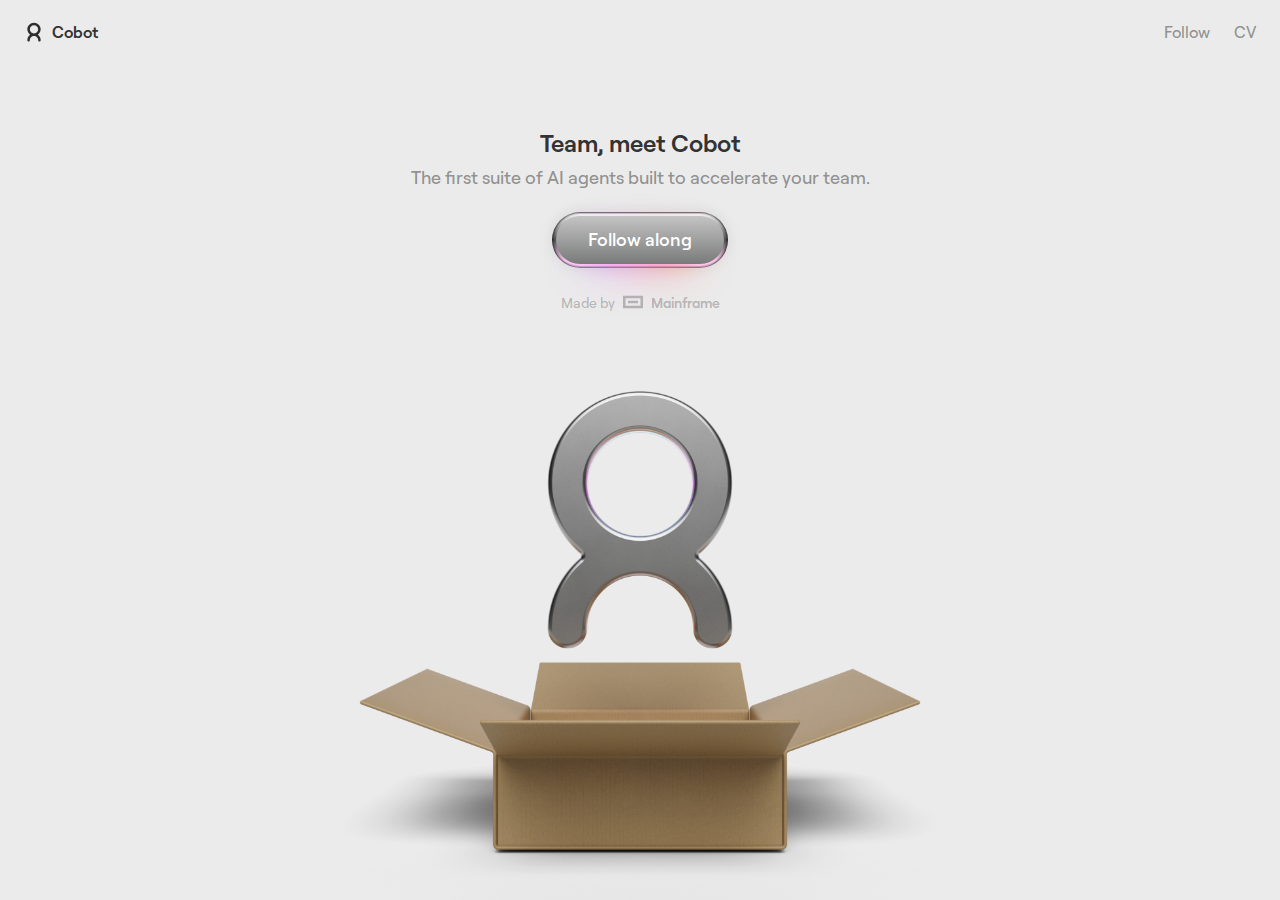
<file: cobot.co/index.html>
<!DOCTYPE html>
<html>

<head>
    <meta charset="utf-8" />
    <meta name="viewport" content="width=device-width" />
    <title>Cobot</title>
    <meta name="description" content="Autonomous Productivity" />
    <link rel="icon" type="image/png" href="images/icon.png" />
    <link
    rel="stylesheet"
    href="../cdnjs.cloudflare.com/ajax/libs/animate.css/4.1.1/animate.min.css"
  />
    <link rel="stylesheet" href="style.css">
    <script async src="../www.googletagmanager.com/gtag/js/index%EF%B9%96id=G-HKX8Y6EF5E.js"></script>
    <script>
    window.dataLayer = window.dataLayer || [];
    function gtag(){dataLayer.push(arguments);}
    gtag('js', new Date());

    gtag('config', 'G-HKX8Y6EF5E');
    </script>
</head>

<body>
    <header class="animate__animated animate__fadeInDown">
        <a href="index.html" id="logo">
            <svg xmlns="http://www.w3.org/2000/svg" width="20" height="20" viewBox="0 0 20 20" fill="none">
                <path fill-rule="evenodd" clip-rule="evenodd" d="M14.1667 7.29167C14.1667 9.59285 12.3013 11.4583 10.0001 11.4583C7.69889 11.4583 5.83341 9.59285 5.83341 7.29167C5.83341 4.99048 7.69889 3.125 10.0001 3.125C12.3013 3.125 14.1667 4.99048 14.1667 7.29167ZM13.8869 12.7087C15.5704 11.4986 16.6667 9.52317 16.6667 7.29167C16.6667 3.60977 13.682 0.625 10.0001 0.625C6.31818 0.625 3.33341 3.60977 3.33341 7.29167C3.33341 9.52315 4.42978 11.4986 6.11322 12.7086C5.81954 12.9194 5.5428 13.1542 5.286 13.411C4.66694 14.03 4.17587 14.7649 3.84084 15.5738C3.50581 16.3826 3.33337 17.2495 3.33337 18.125C3.33337 18.8154 3.89302 19.375 4.58337 19.375C5.27373 19.375 5.83337 18.8154 5.83337 18.125C5.83337 17.5778 5.94115 17.036 6.15054 16.5305C6.35994 16.025 6.66685 15.5656 7.05376 15.1787C7.44067 14.7918 7.9 14.4849 8.40553 14.2755C8.91105 14.0661 9.45287 13.9583 10 13.9583C10.5472 13.9583 11.089 14.0661 11.5946 14.2755C12.1001 14.4849 12.5594 14.7918 12.9463 15.1787C13.3332 15.5656 13.6401 16.025 13.8495 16.5305C14.0589 17.036 14.1667 17.5778 14.1667 18.125C14.1667 18.8154 14.7264 19.375 15.4167 19.375C16.1071 19.375 16.6667 18.8154 16.6667 18.125C16.6667 17.2495 16.4943 16.3826 16.1592 15.5738C15.8242 14.7649 15.3331 14.03 14.7141 13.411C14.4573 13.1542 14.1806 12.9194 13.8869 12.7087Z" fill="black" fill-opacity="0.8"/>
            </svg>
            <span>Cobot</span>
        </a>
        <ul>
            <li><a href="https://x.com/cobotco" class="twitter">Follow</a></li>
            <li><a href="https://read.cv/cobot" class="twitter">CV</a></li>
        </ul>
    </header>

    <div id="main" class="animate__animated animate__fadeIn">
        <h1>Team, meet Cobot</h1>
        <h2>The first suite of AI agents built to accelerate your team.</h2>
        <a href="https://x.com/cobotco" id="follow">
            <div id="button-container">
                <div id="button"><span>Follow along</span></div>
                <div id="hover"></div>
                <div id="button-shadow-1" class="shadow"></div>
                <div id="button-shadow-2" class="shadow"></div>
                <div id="button-shadow-3" class="shadow"></div>
            </div>
        </a>
        <a href="https://mainframe.inc"><p class="mainframe">Made by <svg xmlns="http://www.w3.org/2000/svg" width="20" height="20" viewBox="0 0 20 20" fill="none">
            <path fill-rule="evenodd" clip-rule="evenodd" d="M2.5 13.75L2.5 6.25L17.5 6.25V13.75H2.5ZM0 16.25L0 13.75L0 6.25L0 3.75H2.5L17.5 3.75H20V6.25V13.75V16.25H17.5H2.5H0ZM5 11.25L5 8.75H7.5H12.5H15V11.25H12.5H7.5H5Z" fill="black" fill-opacity="0.24"/>
          </svg><span>Mainframe</span></p></a>
    </div>

    <div id="spacer"></div>
    <img src="images/bg.png" id="bg">
    <!-- <div id="spacer"></div> -->
</body>

</html>
</file>
<file: _nuxt/LeadingSection.Ban5gCp5.css>
._icon_16kk5_9{color:currentColor;display:inline-block;vertical-align:middle}._icon_16kk5_9 svg{display:block;height:100%;width:100%;fill:currentColor;pointer-events:none}._icon_16kk5_9._isKeepingColors_16kk5_21{color:inherit}._icon_16kk5_9._isKeepingColors_16kk5_21 svg{fill:currentColor}._primaryLink_1y6d4_9{align-items:baseline;display:flex;gap:0 4px}._icon_1y6d4_15{height:.5em;rotate:180deg;width:.5em}._leadingSection_l3e9k_9{display:grid;gap:16px 0;grid-template-columns:repeat(9,minmax(0,1fr));padding:16px}._heading_l3e9k_16{grid-column:1/3}._paragraph_l3e9k_20{grid-column:1/3;grid-row:2}._linksWrapper_l3e9k_25{align-items:end;display:grid;grid-column:3/10;grid-row:2;grid-template-columns:subgrid}._linksWrapper_l3e9k_25 ._link_l3e9k_25{grid-column:span 2;justify-self:end}._linksWrapper_l3e9k_25 ._link_l3e9k_25:last-child{grid-column:span 3}@media (min-width:768px){._leadingSection_l3e9k_9{grid-template-columns:repeat(17,minmax(0,1fr))}._linksWrapper_l3e9k_25{grid-column:14/18;grid-row:1}._linksWrapper_l3e9k_25 ._link_l3e9k_25{grid-column:span 1}._linksWrapper_l3e9k_25 ._link_l3e9k_25:last-child{grid-column:span 2}._heading_l3e9k_16{grid-column:1/3;grid-row:1}._heading_l3e9k_16 br{display:none}._paragraph_l3e9k_20{grid-column:3/5;grid-row:1}}._linksWrapper_l3e9k_25{font-size:clamp(.75rem,calc(.75rem + .18762vw - .77674px),.875rem);font-weight:500;line-height:1.1428571429}@media (min-width:1480px){._linksWrapper_l3e9k_25{font-size:clamp(14px,calc(5.77778px + .55556vw),20px)}}
</file>
<file: _nuxt/index.DFU3Q-sz.css>
._notificationBadge_1xboc_9{background-color:#eb4e3d;border-radius:42px;color:#e2deda;height:36px;padding:0 12px}._notificationBadge_1xboc_9._isLarge_1xboc_16{font-size:clamp(1.375rem,1.375rem,1.375rem);height:40px}._notificationBadge_1xboc_9._isLarge_1xboc_16 ._number_1xboc_20{line-height:40px}._number_1xboc_20{display:block;font-size:clamp(1.125rem,1.125rem,1.125rem);font-weight:700;line-height:36px}@media (min-width:768px){._notificationBadge_1xboc_9{height:clamp(28px,calc(26.44653px + .37523vw),32px);padding:0 8px}._notificationBadge_1xboc_9._isLarge_1xboc_16{height:clamp(32px,calc(28.89306px + .75047vw),40px)}._notificationBadge_1xboc_9._isLarge_1xboc_16 ._number_1xboc_20{font-size:clamp(1.0625rem,calc(1.0625rem + .28143vw - 1.1651px),1.25rem);line-height:clamp(32px,calc(28.89306px + .75047vw),40px)}._number_1xboc_20{font-size:clamp(.875rem,calc(.875rem + .28143vw - 1.1651px),1.0625rem);line-height:clamp(28px,calc(26.44653px + .37523vw),32px)}}@media (min-width:1480px){._notificationBadge_1xboc_9{height:clamp(32px,calc(26.51852px + .37037vw),36px)}._notificationBadge_1xboc_9._isLarge_1xboc_16{height:clamp(40px,calc(33.14815px + .46296vw),45px)}._notificationBadge_1xboc_9._isLarge_1xboc_16 ._number_1xboc_20{line-height:clamp(40px,calc(33.14815px + .46296vw),45px)}._number_1xboc_20{line-height:clamp(32px,calc(26.51852px + .37037vw),36px)}}._appTile_c8njp_9{aspect-ratio:1/1;position:relative}._image_c8njp_14{width:100%}._badgePositioner_c8njp_18{position:absolute;right:0;top:0;transform:translate(25%,-25%)}._orphanProtection_8e5kx_9{white-space:nowrap}._copy_wkq93_9:not(:last-child){margin-bottom:24px}._sectionWrapper_1bizl_9{align-content:center;align-items:center;display:grid;gap:clamp(72px,calc(62.67917px + 2.25141vw),96px) 0;grid-template-areas:"g g g g g g g g g" ". t t t t t t t .";grid-template-columns:repeat(9,minmax(0,1fr));min-height:75vh;padding:clamp(72px,calc(62.67917px + 2.25141vw),96px) 16px}._graphic_1bizl_20{display:grid;gap:24px 0;grid-area:g;grid-template-columns:subgrid}._slotWrapper_1bizl_27{grid-column:1/-1}._text_1bizl_31{grid-area:t}._captionWrapper_1bizl_35{display:grid;grid-column:1/-1;grid-template-columns:subgrid}._number_1bizl_41{grid-column:2/3}._caption_1bizl_35{grid-column:3/7}@media (min-width:768px){._sectionWrapper_1bizl_9{grid-template-columns:repeat(17,minmax(0,1fr))}._sectionWrapper_1bizl_9._textGraphic_1bizl_53{grid-template-areas:". . t t t t t t . g g g g g g g ."}._sectionWrapper_1bizl_9._textGraphic_1bizl_53 ._number_1bizl_41{grid-column:3/4}._sectionWrapper_1bizl_9._textGraphic_1bizl_53 ._caption_1bizl_35{grid-column:4/6}._sectionWrapper_1bizl_9._graphicText_1bizl_62{grid-template-areas:". . g g g g g g g . t t t t t . ."}._sectionWrapper_1bizl_9._graphicText_1bizl_62 ._number_1bizl_41{grid-column:2/3}._sectionWrapper_1bizl_9._graphicText_1bizl_62 ._caption_1bizl_35{grid-column:3/5}}._appSection_1u2kr_9 ._appsWrapper_1u2kr_9{display:flex;flex-wrap:wrap}._appTile_1u2kr_14:first-child{margin-left:8.8888888889%;margin-top:-8.8888888889%;order:2;width:31.1111111111%}._appTile_1u2kr_14:nth-child(2){margin-left:4.4444444444%;order:1;width:46.6666666667%;z-index:1}._appTile_1u2kr_14:nth-child(3){margin-left:11.1111111111%;margin-top:-17.7777777778%;order:4;width:35.5555555556%}._appTile_1u2kr_14:nth-child(4){display:none;z-index:1}._appTile_1u2kr_14:nth-child(5){margin-left:13.3333333333%;margin-top:6.6666666667%;order:3;width:35.5555555556%}._appTile_1u2kr_14:nth-child(6){margin-left:57.7777777778%;margin-top:-15.5555555556%;order:5;width:24.4444444444%;z-index:1}@media (min-width:768px){._appTile_1u2kr_14:first-child{margin-left:0;margin-top:11.1111111111%;order:1;width:22.2222222222%}._appTile_1u2kr_14:nth-child(2){margin-left:4.7619047619%;order:2;width:33.3333333333%}._appTile_1u2kr_14:nth-child(3){margin-left:4.7619047619%;margin-top:7.9365079365%;order:3;width:25.3968253968%}._appTile_1u2kr_14:nth-child(4){display:block;margin-left:7.9365079365%;margin-top:4.7619047619%;order:4;width:20.6349206349%}._appTile_1u2kr_14:nth-child(5){margin-left:4.7619047619%;margin-top:4.7619047619%;order:5;width:25.3968253968%}._appTile_1u2kr_14:nth-child(6){margin-left:4.7619047619%;margin-top:4.7619047619%;order:6;width:17.4603174603%}}._lineStackGraphic_2ny3m_9{aspect-ratio:88/392}._icon_2ny3m_13{width:100%}._concludingSection_fpwl9_9{align-content:center;align-items:start;display:grid;gap:clamp(32px,calc(19.57223px + 3.00188vw),64px) 0;grid-template-areas:". p p p p p p p p" "s s s s s s s s s";grid-template-columns:repeat(9,minmax(0,1fr));min-height:75vh;padding:clamp(72px,calc(62.67917px + 2.25141vw),96px) 16px}._primary_fpwl9_20{grid-area:p}._secondary_fpwl9_24{align-items:start;display:grid;grid-area:s;grid-template-columns:subgrid}._secondary_fpwl9_24 ._text_fpwl9_30{grid-column:4/-1}._lineStack_fpwl9_34{align-self:end;height:100px;margin-left:-16px}@media (min-width:768px){._concludingSection_fpwl9_9{grid-template-areas:". . p p p p p . . s s s s s s . .";grid-template-columns:repeat(17,minmax(0,1fr))}._secondary_fpwl9_24{display:block}._lineStack_fpwl9_34{display:none}}._membershipCard_s5yuw_9{aspect-ratio:512/320;background:linear-gradient(180deg,#29292900,#2929290f),radial-gradient(64.62% 100% at 50% 0,#fff3 0,#fff0);border-radius:clamp(16px,calc(12.89306px + .75047vw),24px);box-shadow:0 48px 112px -32px #2929294d;display:grid;grid-template-areas:"g g g g g t t t";grid-template-columns:repeat(8,minmax(0,1fr));overflow:clip;width:clamp(328px,calc(253.4334px + 18.01126vw),520px)}._background_s5yuw_21{background-image:url(noise.BU9aNW8K.png);opacity:.03}._texture_s5yuw_26{background-image:url(eggshell.BZdXW5nt.png);opacity:.6}._graphic_s5yuw_31{background-image:url(card-logo.CkINcT4q.svg);background-size:contain;grid-area:g;position:relative}._content_s5yuw_38{display:flex;flex-direction:column;grid-area:t;justify-content:space-between;padding:16px;position:relative}._header_s5yuw_47{display:flex;flex-direction:column;gap:10px 0}._name_s5yuw_53{font-weight:700}._footer_s5yuw_57{display:flex;gap:0 21px}._entry_s5yuw_62{display:flex;flex-direction:column}._serialNumberPositioner_s5yuw_67{display:flex;height:100%;justify-content:center;position:absolute;right:0;top:0;writing-mode:vertical-rl}._emailSubmitButton_1039t_9{background-color:#2929291a;border-radius:8px;height:40px;position:relative;width:68px}._emailSubmitButton_1039t_9._isInvalid_1039t_16{background-color:#eb4e3d1a;color:#eb4e3d}._emailSubmitButton_1039t_9:focus{background-color:#29292926;outline:none}._emailSubmitButton_1039t_9:hover{color:#fff}._loading_1039t_28{display:block}._icon_1039t_32{display:block;width:14px}._riveWrapper_1039t_37{aspect-ratio:1/1;width:100%}@media (min-width:768px){._emailSubmitButton_1039t_9{width:40px}}._formMessage_15djj_9._formMessageError_15djj_9{color:#eb4e3d}._signupForm_1l5sy_9{display:grid;gap:8px 0;grid-template-columns:subgrid}._form_1l5sy_15{display:flex;gap:0 4px;grid-column:1/-1}._button_1l5sy_21{flex-shrink:0}._input_1l5sy_25{background-color:transparent;border:0;border-radius:0;color:inherit;flex-grow:1;height:40px;padding:12px 16px 0}._input_1l5sy_25:focus{outline:none}._inputWrapper_1l5sy_39{align-items:flex-end;border:1px solid rgba(41,41,41,.16);border-radius:8px;display:flex;flex-grow:1;height:40px;overflow:clip;position:relative}._inputWrapper_1l5sy_39:focus-within{border-color:#292929}._inputWrapper_1l5sy_39._isInvalid_1l5sy_52{border-color:#eb4e3d;color:#eb4e3d}._label_1l5sy_57{left:17px;opacity:.6;pointer-events:none;position:absolute;top:33%;transform:translateY(0);transform-origin:0 50%}._messageWrapper_1l5sy_67{grid-column:1/-1;padding-left:16px;padding-top:.1em;text-transform:lowercase}._ctaSection_aotod_9{align-content:center;align-items:start;display:grid;gap:clamp(32px,calc(19.57223px + 3.00188vw),64px) 0;grid-template-areas:"p p p p p p p p p" ". . . s s s s s s";grid-template-columns:repeat(9,minmax(0,1fr));overflow-x:clip;padding:0 16px clamp(32px,calc(19.57223px + 3.00188vw),64px)}._primary_aotod_20{display:flex;flex-direction:column;gap:16px 0;grid-area:p}._secondary_aotod_27{display:grid;gap:16px 0;grid-area:s;grid-template-columns:subgrid}._captionWrapper_aotod_34{display:grid;grid-column:1/7;grid-template-columns:subgrid}._graphic_aotod_40{grid-column:1/7}._number_aotod_44{grid-column:2/3}._caption_aotod_34{grid-column:3/7}._graphic_aotod_40{position:relative}._image_aotod_56{width:128px}._cardHelper_aotod_60{grid-column:1/3}@media (min-width:768px){._ctaSection_aotod_9{grid-template-areas:". . p p p p p p p . . s s s s s s";grid-template-columns:repeat(17,minmax(0,1fr));margin-top:-80px}._cardHelper_aotod_60{grid-column:1/2}._captionWrapper_aotod_34,._graphic_aotod_40{grid-column:1/7}._number_aotod_44{grid-column:2/3}._caption_aotod_34{grid-column:3/5}._primary_aotod_20{display:grid;grid-template-columns:subgrid}._image_aotod_56{grid-column:1/7;margin-top:-32px}._heading_aotod_93{grid-column:1/7}._signupForm_aotod_96{grid-column:1/5}}._oxygenLinesWrapper_gco19_9{display:grid;grid-column:1/6;grid-row:1;margin-left:-16px;overflow:hidden}._oxygenLinesWrapper_gco19_9 ._oxygenLines_gco19_9{aspect-ratio:1/1;background:#e2deda;border-radius:2px;width:100%}._descriptionCarousel_gco19_23{align-items:end;display:flex;grid-column-start:7;height:100%;justify-content:center}._descriptionCarousel_gco19_23 p{white-space:nowrap}@media (min-width:480px){._descriptionCarousel_gco19_23{height:100%}}._inboxSection_137y2_9{align-content:center;align-items:start;background-color:#292929;color:#e2deda;display:grid;gap:clamp(32px,calc(19.57223px + 3.00188vw),64px) 0;grid-template-areas:". p p p p p p . ." "s s s s s s s s s";grid-template-columns:repeat(9,minmax(0,1fr));min-height:calc(100vh - 100px);padding:clamp(72px,calc(62.67917px + 2.25141vw),96px) 16px}._primary_137y2_22{align-items:center;grid-area:p}._secondary_137y2_27{align-items:left;display:grid;gap:16px 0;grid-area:s;grid-template-columns:subgrid}._copy_137y2_35{grid-column:8/10;grid-row:1}._captionWrapper_137y2_40{display:grid;grid-column:1/7;grid-row:2;grid-template-columns:subgrid}._number_137y2_47{grid-column:1/2}._caption_137y2_40{grid-column:3/7}@media (min-width:768px){._inboxSection_137y2_9{grid-template-areas:". . p p p p . . s s s s s s s s .";grid-template-columns:repeat(17,minmax(0,1fr))}._secondary_137y2_27{align-items:end}._lottieWrapper_137y2_63{grid-column:2/6;margin-left:0}._copy_137y2_35{grid-column:7/9}._captionWrapper_137y2_40{grid-column:1/6}._number_137y2_47{grid-column:1/2}._caption_137y2_40{grid-column:2/4}}._typingText_1oyc0_9{display:block}._enterGraphic_1bqvq_9{display:grid;grid-template-columns:repeat(9,minmax(0,1fr))}._enterAnimationContainer_1bqvq_14{aspect-ratio:2048/248;display:block;grid-column:1/-1;position:relative;width:100%}._helper_1bqvq_22{display:block;grid-column:1/-1;margin-left:16px}@media (min-width:768px){._enterGraphic_1bqvq_9{grid-template-columns:repeat(17,minmax(0,1fr))}._helper_1bqvq_22{grid-column:3/-1}}._highlight_1sza5_9{background-color:#292929;border-radius:2px;color:#e2deda;margin-right:.25em;padding-left:16px;padding-right:2px;text-transform:lowercase}@media (min-width:768px){._smallenterwrap_1sza5_20{position:absolute;top:-16px}}._landingHeroConsole_g0zg5_9{align-content:center;background-color:#292929;color:#e2deda;display:grid;grid-template-areas:"t t t t t t t t .";grid-template-columns:repeat(9,minmax(0,1fr));padding:16px}._text_g0zg5_19{display:grid;grid-area:t}._batch_g0zg5_24{grid-area:1/-1}._meta_g0zg5_28{bottom:0;display:grid;grid-template-areas:"m m m m m m m m .";grid-template-columns:repeat(9,minmax(0,1fr));left:0;padding:16px;position:absolute;width:100%}._inner_g0zg5_39{display:flex;flex-direction:column;grid-area:m}@media (min-width:768px){._landingHeroConsole_g0zg5_9{grid-template-areas:". . t t t t t t t t t t . . . .";grid-template-columns:repeat(17,minmax(0,1fr))}._landingHeroConsole_g0zg5_9 br{display:block!important}._meta_g0zg5_28{grid-template-areas:". . m m m m m m m m m m . . . .";grid-template-columns:repeat(17,minmax(0,1fr))}}._line_1l19v_9{stroke:#292929}._landingHero_1lv5x_9{align-content:end;display:grid;gap:16px 0;grid-template-areas:"t t t t . c c c c" "g g g g g g g g g";grid-template-columns:repeat(9,minmax(0,1fr));min-height:var(--frame-height);overflow:clip;padding:16px;position:relative}@media (min-width:768px){._landingHero_1lv5x_9{grid-template-areas:". . t t t t t t t t t t t t t t t" "g g g g g g g g g g g g g g g g g" ". . . . . . . . . . . . . c c c c";grid-template-columns:repeat(17,minmax(0,1fr))}}._enterGraphic_1lv5x_27{grid-area:g;margin-left:-16px;margin-right:-16px;position:relative}._textWrapper_1lv5x_34{align-items:baseline;display:flex;flex-direction:column;gap:0 .25em;grid-area:t}._enterButton_1lv5x_42{grid-area:c;margin-right:auto;padding-top:clamp(6px,6px,6px)}@media (min-width:768px){._landingHero_1lv5x_9 br{display:none}._landingHero_1lv5x_9 ._enterButton_1lv5x_42{height:32px;overflow:visible;padding-top:0;position:relative;white-space:nowrap}._textWrapper_1lv5x_34{flex-direction:row}}._productItem_azk8l_9{align-items:center;display:grid;gap:clamp(8px,calc(4.89306px + .75047vw),16px);grid-template-columns:44px minmax(0,1fr);position:relative}._productItem_azk8l_9._isUnreleased_azk8l_16 ._titleWrapper_azk8l_16{filter:blur(1px)}._productItem_azk8l_9._isUnreleased_azk8l_16 ._titleInner_azk8l_19{-webkit-mask:repeating-linear-gradient(#000,#000 1px,transparent 0,transparent 4px);mask:repeating-linear-gradient(#000,#000 1px,transparent 0,transparent 4px);opacity:.75}._productItem_azk8l_9._isUnreleased_azk8l_16 ._imageWrapper_azk8l_26,._productItem_azk8l_9._isUnreleased_azk8l_16 ._title_azk8l_16{filter:blur(1px)}._productItem_azk8l_9._isUnreleased_azk8l_16 ._image_azk8l_26{filter:blur(3px)}._productItem_azk8l_9._isUnreleased_azk8l_16 ._imageInner_azk8l_32{-webkit-mask:repeating-linear-gradient(#000,#000 1px,transparent 0,transparent 4px);mask:repeating-linear-gradient(#000,#000 1px,transparent 0,transparent 4px);opacity:.75}._imageWrapper_azk8l_26{height:44px;width:44px}._heading_azk8l_42{align-items:center;display:flex;font-weight:700;gap:8px}._badge_azk8l_49{border:1px solid rgba(41,41,41,.24);border-radius:4px;padding:0 5px}._content_azk8l_55{display:flex;flex-direction:column;gap:5px}._list_jt9oj_9{display:flex;gap:0 24px}._item_jt9oj_14{flex-shrink:0}@media (min-width:768px){._list_jt9oj_9{flex-direction:column;gap:16px}}._productSection_1af4e_9{align-content:center;display:grid;gap:clamp(32px,calc(19.57223px + 3.00188vw),64px) 0;grid-template-areas:"p p p p p p p p p" "s s s s s s s s s";grid-template-columns:repeat(9,minmax(0,1fr));overflow:clip;padding:clamp(72px,calc(62.67917px + 2.25141vw),96px) 16px}._lineStack_1af4e_19{display:none;grid-area:l}._primary_1af4e_24{grid-area:p}._secondary_1af4e_28{grid-area:s}._heading_1af4e_32{font-weight:700}@media (min-width:768px){._productSection_1af4e_9{grid-template-areas:"l . p p p p p p p p . . . s s s s";grid-template-columns:repeat(17,minmax(0,1fr))}._lineStack_1af4e_19{display:block;margin-left:-16px}}@media (min-width:1024px){._productSection_1af4e_9{padding-bottom:0}}._shiftGraphic_134ob_9{display:grid;grid-template-columns:repeat(9,minmax(0,1fr));height:100%;overflow:hidden}._shiftGraphicContainer_134ob_16{aspect-ratio:1440/204;display:block;grid-column:1/-1;position:relative;width:100%}@media (min-width:768px){._shiftGraphic_134ob_9{grid-template-columns:repeat(17,minmax(0,1fr))}._helper_134ob_28{grid-column:3/-1}._shiftGraphicContainer_134ob_16{aspect-ratio:1440/204}}._shiftSection_13y36_9{align-content:center;display:grid;gap:16px 0;grid-template-areas:"t t t t t t t t t" "g g g g g g g g g" ". . . s s s s s s";grid-template-columns:repeat(9,minmax(0,1fr));min-height:60vh;padding:0 16px}._heading_13y36_19{grid-area:t}._subHeading_13y36_23{grid-area:s}._lottieWrapper_13y36_27{grid-area:g;margin-left:-16px;margin-right:-16px}._lottieWrapper_13y36_27 img{width:100%}._enterButton_13y36_36{grid-area:c}@media (min-width:768px){._shiftSection_13y36_9{grid-template-areas:"t t t t t t t t t t t t t t t t t" "g g g g g g g g g g g g g g g g g" ". . . . . . . . . s s s s s . . .";grid-template-columns:repeat(17,minmax(0,1fr));min-height:35vh}}._taskGraphicAnimation_1fmp9_9{aspect-ratio:108/40;left:-392px;position:absolute;top:-172px;transform:scale(1.5);transform-origin:392px 172px;width:1080px}._taskGraphicAnimation_1fmp9_9 canvas{aspect-ratio:108/40;mask-image:linear-gradient(90deg,#000 70%,transparent);-webkit-mask-image:linear-gradient(90deg,#000 70%,transparent);width:100%}._taskGraphic_1mds9_9{position:relative;z-index:1}._mainElement_1mds9_14{background-color:#292929;border-radius:8px;color:#e2deda;display:flex;flex-direction:column;gap:20px 0;padding:7px;position:relative;visibility:hidden;z-index:2}._labelWrapper_1mds9_27{align-items:center;display:flex;gap:0 4px}._checkboxWrapper_1mds9_33{align-items:center;display:flex;height:16px;justify-content:center;width:16px}._icon_1mds9_41{width:8px}._status_1mds9_45{margin-left:auto}._tasksSection_1hzif_9{align-content:center;display:grid;gap:16px 0;grid-template-areas:". c c c c c c c .";grid-template-columns:repeat(9,minmax(0,1fr));min-height:75vh;overflow:clip;padding:16px;position:relative;z-index:1}._text_1hzif_22{grid-column:1/-1;z-index:2}._graphic_1hzif_27{grid-column:1/5}._content_1hzif_31{display:grid;gap:clamp(32px,calc(19.57223px + 3.00188vw),64px) 0;grid-area:c;grid-template-columns:subgrid}@media (min-width:768px){._tasksSection_1hzif_9{grid-template-areas:". . . . . . . . . c c c c . . . .";grid-template-columns:repeat(17,minmax(0,1fr))}._graphic_1hzif_27{grid-column:1/4}}._RiveWrapper_5sy9i_9{aspect-ratio:1/1;position:relative}._terminalSection_pd9eq_9 canvas{height:100%;width:100%}._landingPage_1uny0_9{font-size:clamp(20px,calc(12.23265px + 1.87617vw),40px);height:200vh}
</file>
<file: cobot.co/style.css>
@font-face {
    font-display: swap;
    font-family: Roobert;
    font-style: normal;
    font-weight: 500;
    src: url(fonts/Roobert-Medium.woff2.woff2) format("woff2"), url(fonts/Roobert-Medium.woff.woff) format("woff")
}

@font-face {
    font-display: swap;
    font-family: Roobert;
    font-style: normal;
    font-weight: 700;
    src: url(fonts/Roobert-Bold.woff2.woff2) format("woff2"), url(fonts/Roobert-Bold.woff.woff) format("woff")
}

@font-face {
    font-display: swap;
    font-family: Roobert;
    font-style: normal;
    font-weight: 400;
    src: url(fonts/Roobert-Regular.woff2.woff2) format("woff2"), url(fonts/Roobert-Regular.woff.woff) format("woff")
}

@font-face {
    font-display: swap;
    font-family: Roobert;
    font-style: normal;
    font-weight: 600;
    src: url(fonts/Roobert-SemiBold.woff2.woff2) format("woff2"), url(fonts/Roobert-SemiBold.woff.woff) format("woff")
}

* {
    box-sizing: border-box;
    font-size: 16px;
    font-weight: 600;
    margin: 0;
    padding: 0;
    text-decoration: none;
    list-style: none;
}

body,
html {
    -webkit-font-smoothing: antialiased;
    font-family: Roobert, Helvetica Neue, Helvetica, Arial, sans-serif;
    height: 100%;
    overflow: hidden;
    text-align: center;
    background: #EBEBEB;
    color: rgba(0, 0, 0, 0.80);
    display: flex;
    flex-direction: column;
    justify-content: space-between;
    height: 100%;
}

a {
    color: inherit;
}

header {
    display: flex;
    justify-content: space-between;
    align-items: center;
    padding: 0 24px;
    height: 64px;
    flex-shrink: 0;
}
#logo {
    display: flex;
    align-items: center;
    gap: 8px;
}
header ul {
    display: flex;
    align-items: center;
    gap: 24px;
}
.twitter {
    font-size: 16px;
    font-weight: 500;
    color: rgba(0, 0, 0, 0.4);
}

#main {
    padding: 64px 24px;
}
h1 {
    color: rgba(0, 0, 0, 0.80);
    font-size: 24px;
    font-weight: 600;
}
#main h2 {
    color: rgba(0, 0, 0, 0.40);
    font-size: 18px;
    font-weight: 500;
    margin: 8px 0 24px;
}

#button-container {
    border-radius: 28px;
    display: inline-block;
    margin-bottom: 24px;
    height: 56px;
    border: 0.5px solid rgba(0, 0, 0, 0.5);
    background: linear-gradient(180deg, #fff 0%, #4d4d4d 50%, #ffcdf7 88%);
    box-shadow: 0px 0px 16px 0px rgba(0, 0, 0, 0.08), 0px 0px 1px 1px rgba(0, 0, 0, 0.25) inset;
    padding: 3px;
    position: relative;
}
#button {
    display: flex;
    align-items: center;
    justify-content: center;
    height: 100%;
    border-radius: 28px;
    color: #fff;
    padding: 0 32px;
    background: linear-gradient(180deg, #C4C4C4 0%, #797A7A 100%);
    z-index: 1;
    position: relative;
}
#button span {
    font-size: 18px;
    font-weight: 600;
    text-shadow: 0px -0.5px 0px rgba(0, 0, 0, 0.50);
    margin-top: -3px;
}

#button-shadow-1 {
    z-index: 0;
    content: "";
    position: absolute;
    margin: auto;
    left: 0;
    right: 0;
    bottom: 4px;
    border-radius: 100px;
    opacity: 0.5;
    background: linear-gradient(92deg, #5BA1FF -36.06%, #E975FF 22.63%, #FF6161 77.25%, #FFAA54 126.98%);
    filter: blur(24px);
    width: 106px;
    height: 16px;
}

#button-shadow-2 {
    z-index: 0;
    content: "";
    position: absolute;
    margin: auto;
    left: 0;
    right: 0;
    bottom: 4px;
    border-radius: 100px;
    opacity: 0.5;
    background: linear-gradient(92deg, #5BA1FF -36.06%, #E975FF 22.63%, #FF6161 77.25%, #FFAA54 126.98%);
    filter: blur(12px);
    width: 106px;
    height: 16px;
}

#button-shadow-3 {
    z-index: 0;
    content: "";
    position: absolute;
    margin: auto;
    left: 0;
    right: 0;
    bottom: 4px;
    border-radius: 100px;
    opacity: 0.25;
    background: linear-gradient(92deg, #5BA1FF -36.06%, #E975FF 22.63%, #FF6161 77.25%, #FFAA54 126.98%);
    filter: blur(24px);
    width: 106px;
    height: 16px;
}

#hover {
    display: none;
    z-index: 2;
    position: absolute;
    top: 0;
    left: 0;
    right: 0;
    bottom: 0;
    background: radial-gradient(125.34% 30.72% at 50.16% 50%, rgba(255, 255, 255, 0.20) 0%, #FFF 100%);
    border-radius: 100px;
    opacity: 0.12;
}
#button-container:hover #hover {
    display: block;
}
#button-container:hover:active #hover {
    display: none;
}
#button-container:active {
    background: linear-gradient(180deg, #9a9a9a 0%, #414141 50%, #B39EAF 100%);
    box-shadow: 0px 3px 6px 0px rgba(0, 0, 0, 0.25) inset;
}
#button-container:active #button {
    background: var(--Primary-Button-Pressed-Main-Gradient, linear-gradient(180deg, #ABABAB 0%, #797A7A 100%));
    background: var(--Primary-Button-Pressed-Main-Gradient, linear-gradient(180deg, color(display-p3 0.67 0.67 0.67) 0%, color(display-p3 0.4745 0.4784 0.4784) 100%));
}
#button-container:active span {
    opacity: 0.7;
}
#button-container:active .shadow {
    opacity: 0.25;
}
.mainframe {
    font-size: 14px;
    font-weight: 500;
    color: rgba(0, 0, 0, 0.24);
    display: flex;
    align-items: center;
    justify-content: center;
    gap: 8px;
}
.mainframe span {
    font-size: 14px;
    -webkit-font-feature-settings: "salt" on, 'ss01' on;
    font-feature-settings: 'salt' on, 'ss01' on;
}

#phone-container {
    display: flex;
    justify-content: center;
    align-items: center;
    width: 100%;
    flex-grow: 1;
    padding-bottom: 64px;
}
#phone {
    margin: 0 auto;
    width: 393px;
    height: 852px;
    background: #fff;
    border-radius: 56px;
    border: 4px solid rgba(0, 0, 0, 0.80);
    background: #FFF;
    box-shadow: 0px 4px 8px 0px rgba(0, 0, 0, 0.24), 0px 24px 40px 0px rgba(0, 0, 0, 0.24);
    overflow: hidden;
    flex-shrink: 0;
    /* fill width and contain aspect ratio */
    object-fit: contain;
}
#phone img {
    width: 100%;
    height: 100%;
    object-fit: cover;
}

#spacer {
    flex: 1;
}

#bg {
    width: 100%;
    max-width: 640px;
    display: block;
    margin: 0 auto;
    padding: 0 24px;
}

/* max height 960px or max width 480px */
@media (max-width: 480px) {
    #main {
        padding: 32px 24px;
    }
}
</file>
